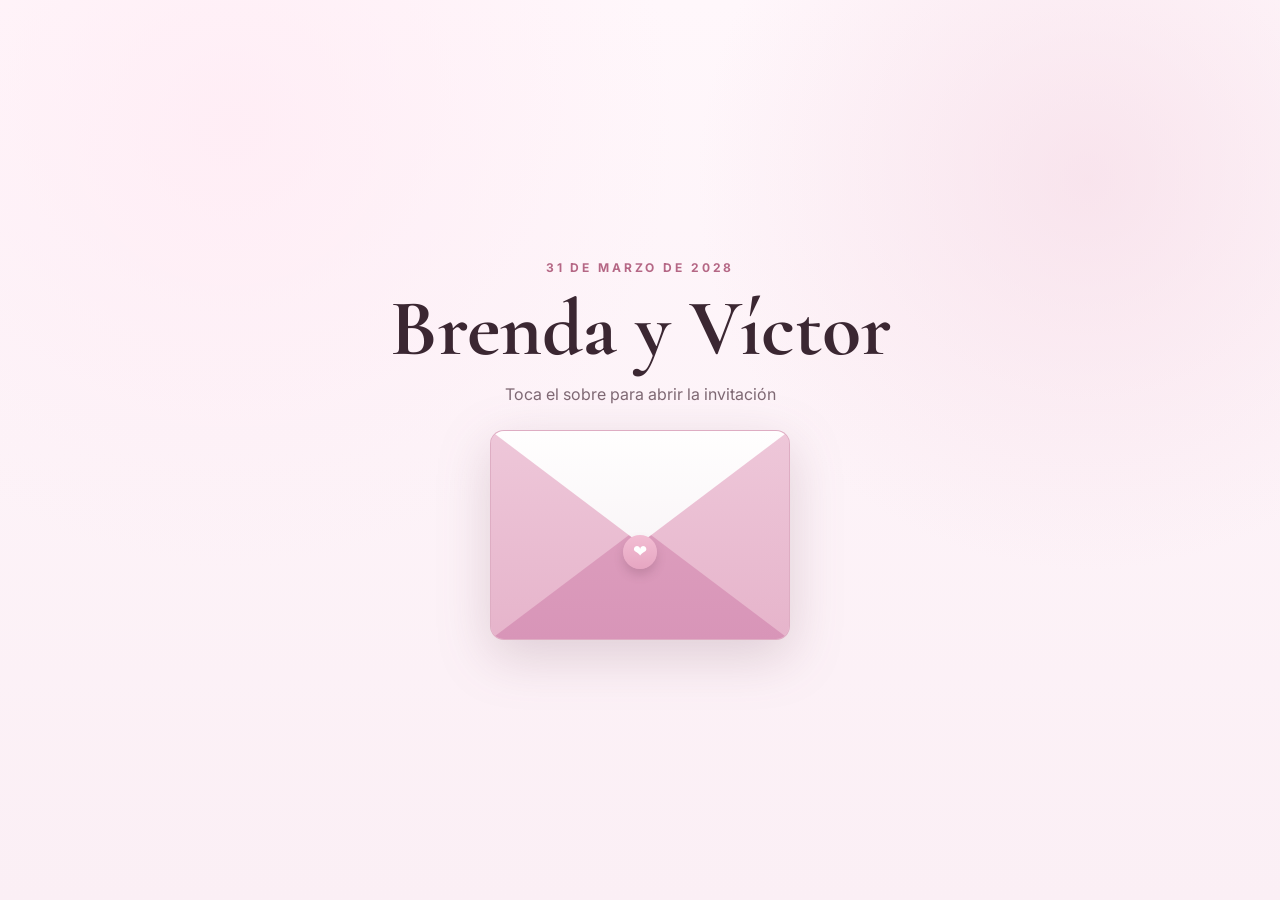
<file: index.html>
<!DOCTYPE html>
<html lang="es">
  <head>
    <meta charset="UTF-8" />
    <meta name="viewport" content="width=device-width, initial-scale=1.0" />
    <title>Brenda y Víctor | Invitación</title>
    <meta name="description" content="Abre el sobre para acceder a la invitación de boda de Brenda y Víctor." />
    <meta property="og:title" content="Brenda y Víctor | Invitación" />
    <meta property="og:description" content="Pulsa sobre el sobre para abrir la invitación." />
    <meta property="og:type" content="website" />
    <link rel="preconnect" href="https://fonts.googleapis.com" />
    <link rel="preconnect" href="https://fonts.gstatic.com" crossorigin />
    <link
      href="https://fonts.googleapis.com/css2?family=Cormorant+Garamond:wght@500;600;700&family=Inter:wght@400;500;600;700&display=swap"
      rel="stylesheet"
      media="print"
      onload="this.media='all'"
    />
    <noscript>
      <link
        href="https://fonts.googleapis.com/css2?family=Cormorant+Garamond:wght@500;600;700&family=Inter:wght@400;500;600;700&display=swap"
        rel="stylesheet"
      />
    </noscript>
    <link rel="stylesheet" href="landing.css?v=6" />
    <link rel="prefetch" href="boda.html" as="document" />
    <link rel="prefetch" href="styles.css?v=6" as="style" />
    <link rel="prefetch" href="images.jpg" as="image" />
  </head>
  <body>
    <main class="landing" id="contenido">
      <div class="falling" aria-hidden="true"></div>
      <p class="landing__eyebrow">31 de marzo de 2028</p>
      <h1>Brenda y Víctor</h1>
      <p class="landing__intro">Toca el sobre para abrir la invitación</p>

      <button class="envelope" id="open-invitation" type="button" aria-label="Abrir invitación">
        <span class="envelope__left" aria-hidden="true"></span>
        <span class="envelope__right" aria-hidden="true"></span>
        <span class="envelope__bottom" aria-hidden="true"></span>
        <span class="envelope__flap" aria-hidden="true"></span>
        <span class="envelope__seal" aria-hidden="true">❤</span>
      </button>
    </main>

    <script src="landing.js?v=6" defer></script>
  </body>
</html>
</file>
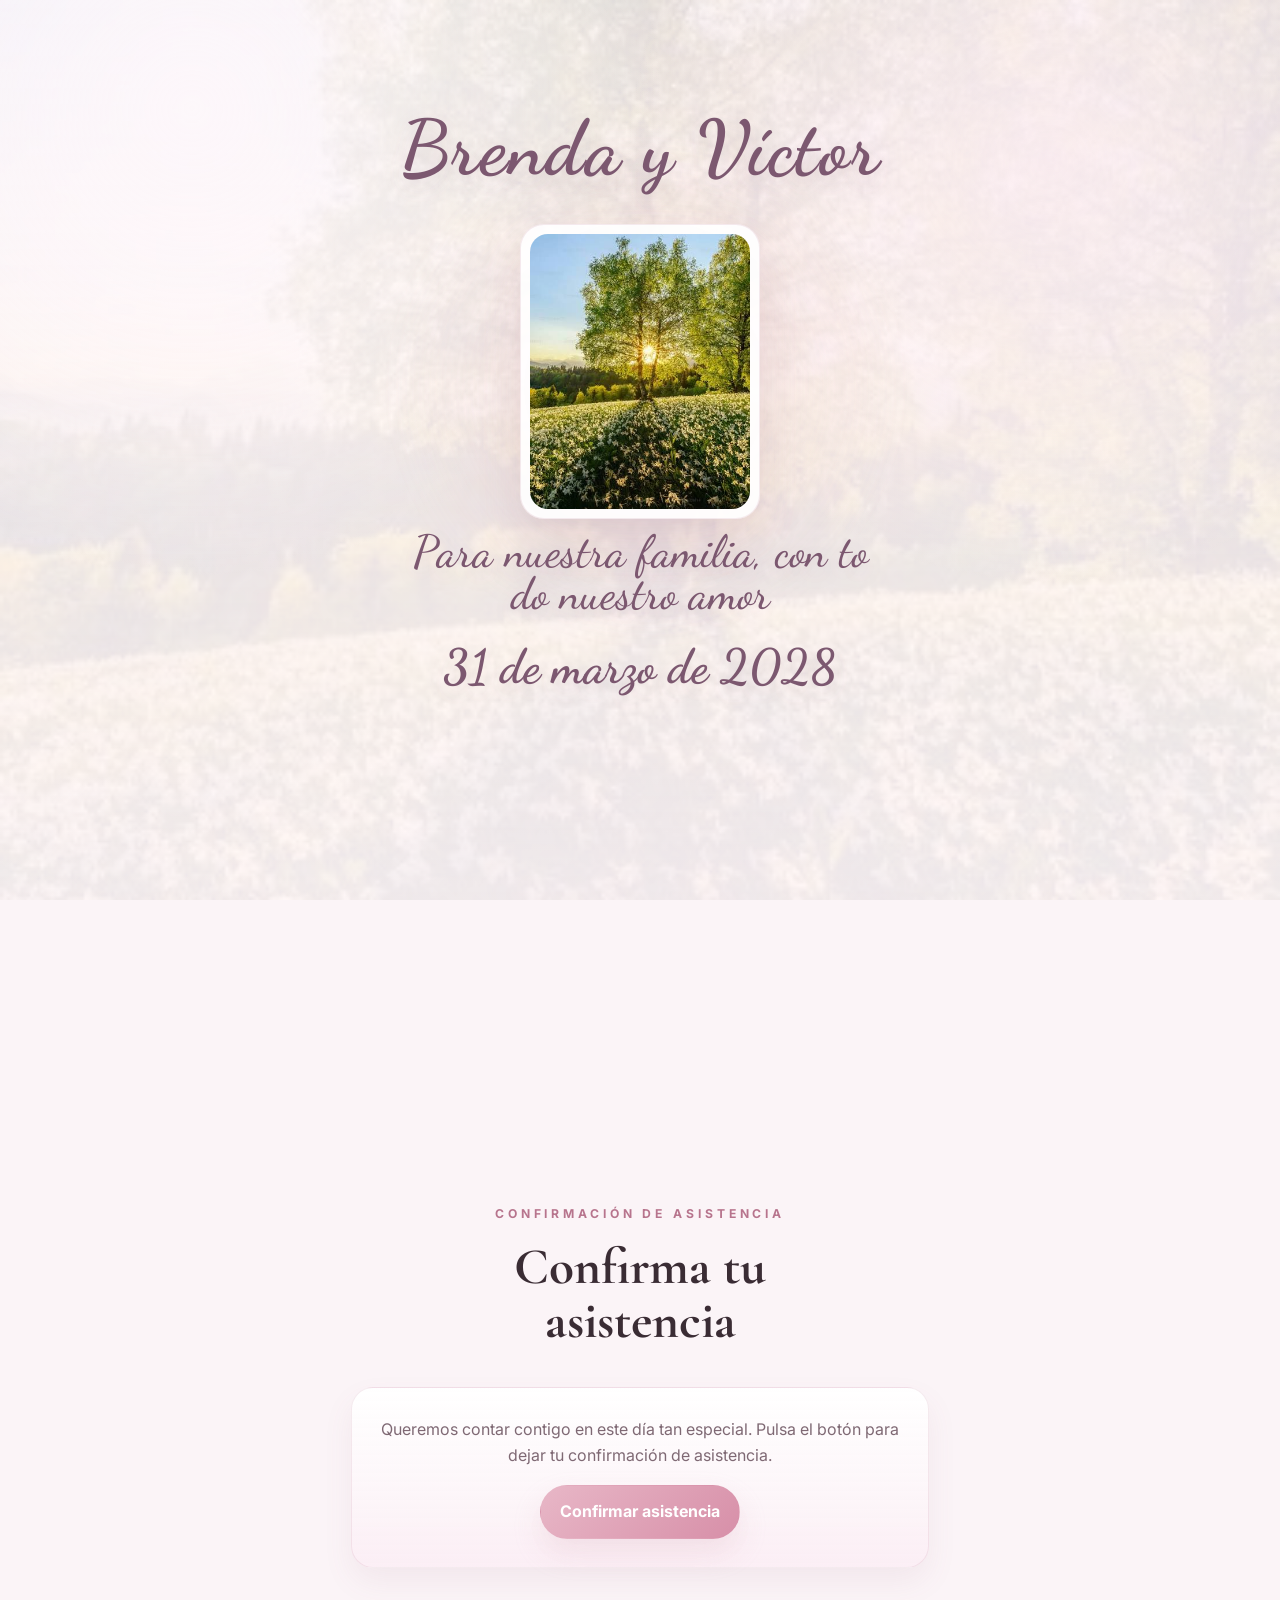
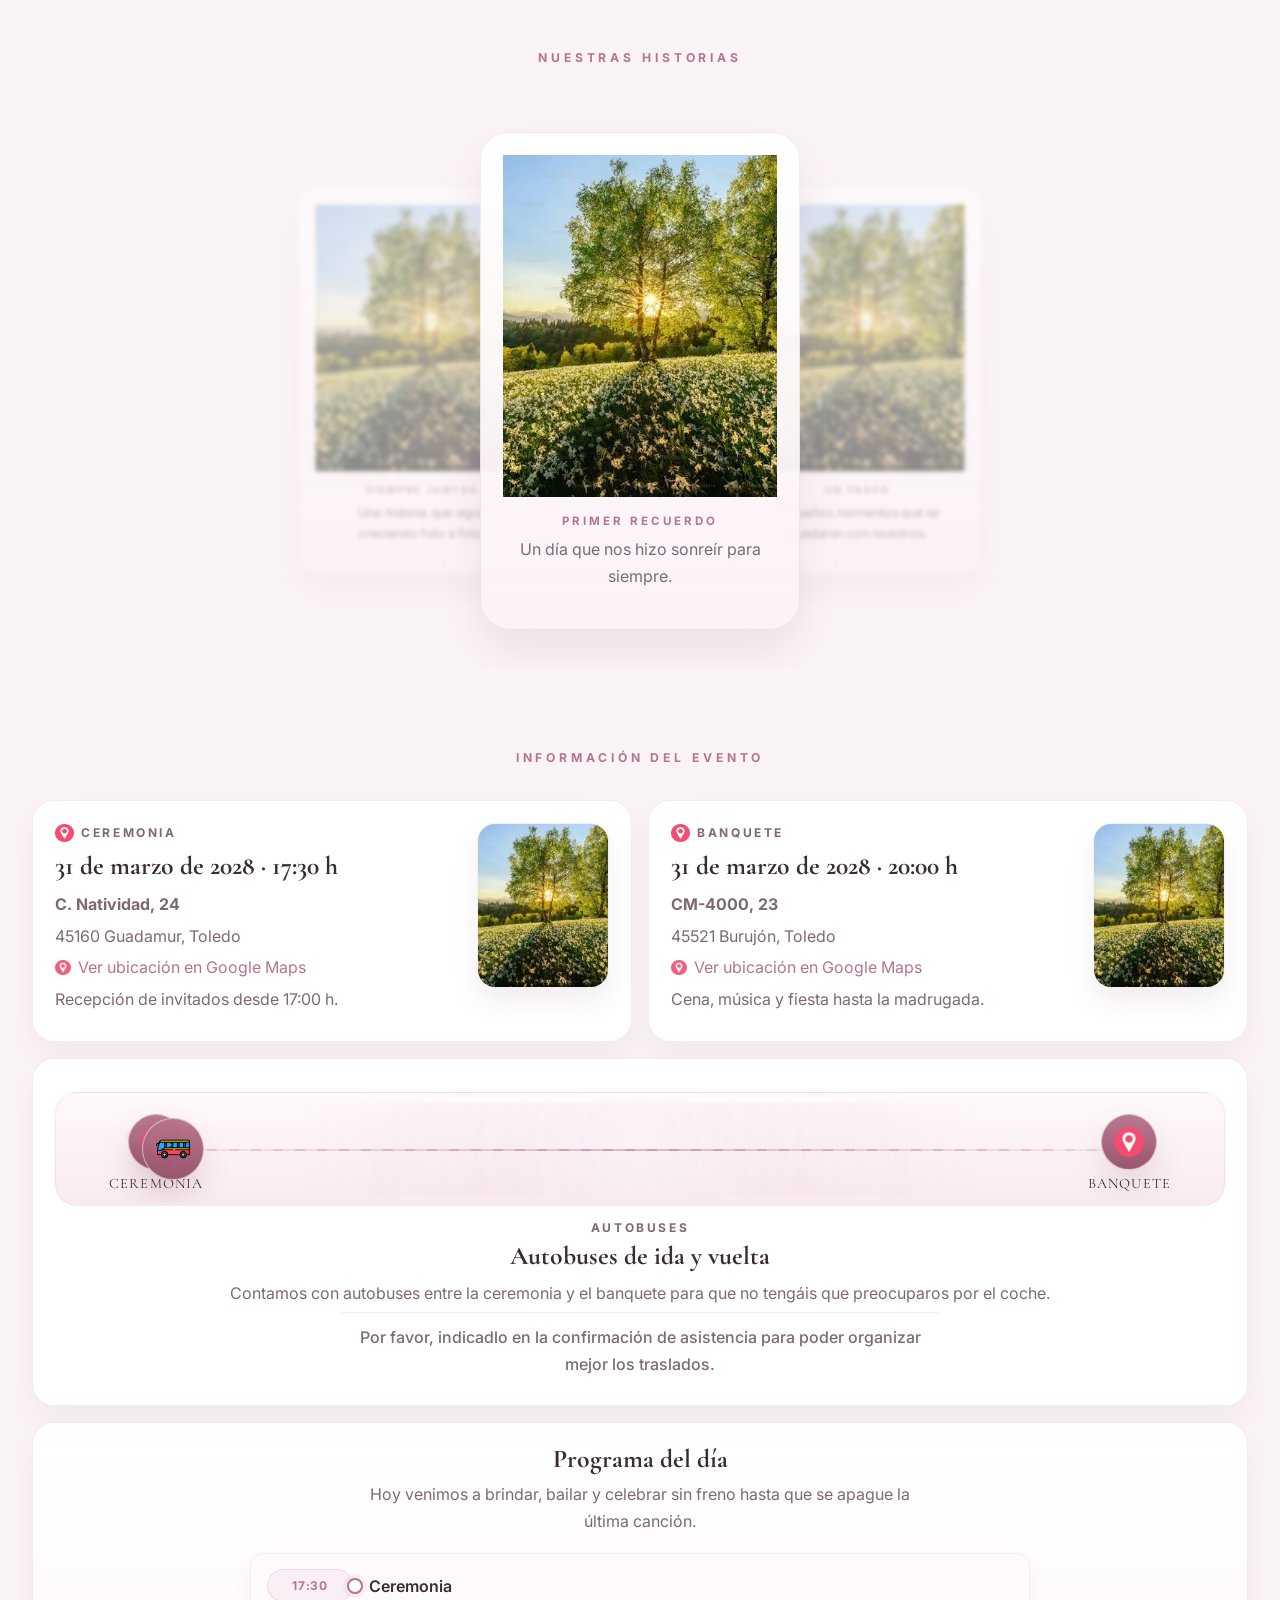
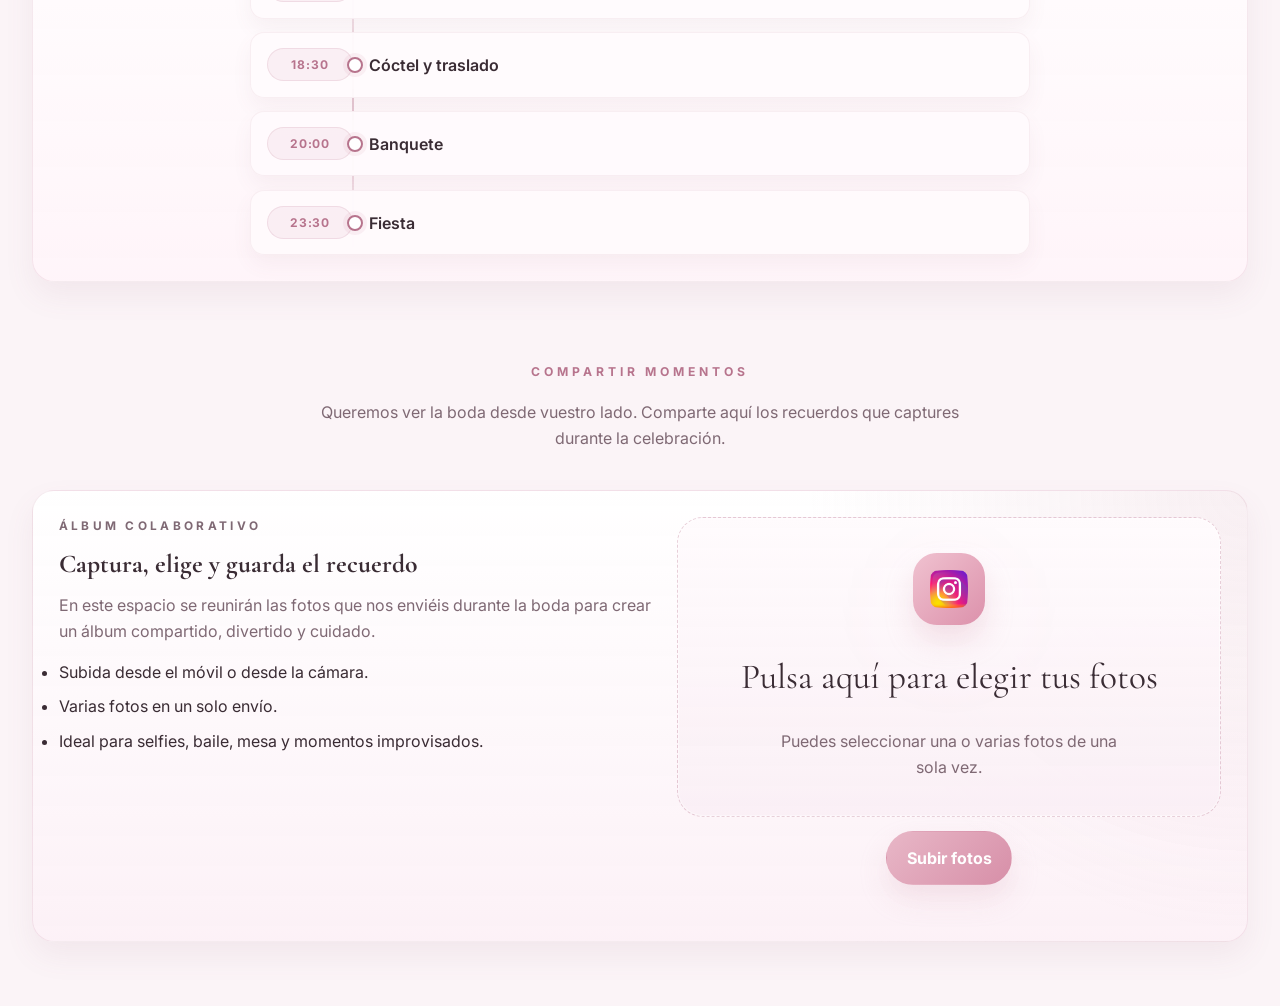
<file: boda.html>
<!DOCTYPE html>
<html lang="es">
  <head>
    <meta charset="UTF-8" />
    <meta name="viewport" content="width=device-width, initial-scale=1.0" />
    <title>Brenda y Víctor | Boda elegante</title>
    <meta
      name="description"
      content="Portal de boda elegante con información del evento."
    />
    <meta name="theme-color" content="#7b8a58" />
    <meta property="og:title" content="Brenda y Víctor | Boda elegante" />
    <meta
      property="og:description"
      content="Una invitación digital sofisticada con detalles del evento."
    />
    <meta property="og:type" content="website" />
    <link rel="preconnect" href="https://fonts.googleapis.com" />
    <link rel="preconnect" href="https://fonts.gstatic.com" crossorigin />
    <link rel="preload" as="image" href="images.jpg" fetchpriority="high" />
    <link
      href="https://fonts.googleapis.com/css2?family=Cormorant+Garamond:wght@500;600;700&family=Dancing+Script:wght@400;500;700&family=Inter:wght@400;500;600;700&display=swap"
      rel="stylesheet"
      media="print"
      onload="this.media='all'"
    />
    <noscript>
      <link
        href="https://fonts.googleapis.com/css2?family=Cormorant+Garamond:wght@500;600;700&family=Dancing+Script:wght@400;500;700&family=Inter:wght@400;500;600;700&display=swap"
        rel="stylesheet"
      />
    </noscript>
    <link rel="stylesheet" href="styles.css?v=6" />
  </head>
  <body class="boda-page">
    <div class="falling" aria-hidden="true"></div>
    <div class="page-reveal" aria-hidden="true"></div>

    <div class="page-shell">
      <section class="hero hero--compact" id="inicio">
        <div class="hero__glow"></div>
        <div class="hero__intro" aria-label="Presentación de la boda">
          <p class="hero__intro-line hero__intro-line--names">Brenda y Víctor</p>
          <figure class="hero__intro-photo">
            <img src="images.jpg" alt="Fotografía representativa de la pareja" decoding="async" fetchpriority="high" />
          </figure>
          <p class="hero__intro-line hero__intro-line--phrase">Para nuestra familia, con todo nuestro amor</p>
          <p class="hero__intro-line hero__intro-line--date">31 de marzo de 2028</p>
        </div>
        <div class="hero__content">
          <p class="eyebrow">Nos casamos</p>
          <p class="hero__date">31 de marzo de 2028 · Hacienda El Olivar</p>
          <div class="countdown" id="countdown" aria-live="polite"></div>
        </div>
      </section>

      <main id="contenido">
        <section class="section section--rsvp" id="confirmacion">
          <div class="section__heading">
            <p class="eyebrow">Confirmación de asistencia</p>
            <h2>Confirma tu asistencia</h2>
          </div>

          <div class="card rsvp-card">
            <p>Queremos contar contigo en este día tan especial. Pulsa el botón para dejar tu confirmación de asistencia.</p>
            <a class="button button--primary" href="rsvp.html" id="rsvp-link">Confirmar asistencia</a>
          </div>
        </section>

        <section class="section section--stories" id="historias">
          <div class="section__heading">
            <p class="eyebrow">Nuestras historias</p>
          </div>

          <div class="story-carousel" aria-label="Carrusel de historias en foto">
            <div class="story-carousel__track" data-story-track>
              <article class="story-card story-carousel__item is-active">
                <img src="images.jpg" alt="Historia fotográfica de la pareja 1" loading="lazy" decoding="async" />
                <div class="story-card__caption">
                  <span>Primer recuerdo</span>
                  <p>Un día que nos hizo sonreír para siempre.</p>
                </div>
              </article>

              <article class="story-card story-carousel__item">
                <img src="images.jpg" alt="Historia fotográfica de la pareja 2" loading="lazy" decoding="async" />
                <div class="story-card__caption">
                  <span>Un paseo</span>
                  <p>Pequeños momentos que se quedaron con nosotros.</p>
                </div>
              </article>

              <article class="story-card story-carousel__item">
                <img src="images.jpg" alt="Historia fotográfica de la pareja 3" loading="lazy" decoding="async" />
                <div class="story-card__caption">
                  <span>Una tarde especial</span>
                  <p>Instantes sencillos que lo cambian todo.</p>
                </div>
              </article>

              <article class="story-card story-carousel__item">
                <img src="images.jpg" alt="Historia fotográfica de la pareja 4" loading="lazy" decoding="async" />
                <div class="story-card__caption">
                  <span>Con familia</span>
                  <p>Recuerdos que nos unen y nos acompañan.</p>
                </div>
              </article>

              <article class="story-card story-carousel__item">
                <img src="images.jpg" alt="Historia fotográfica de la pareja 5" loading="lazy" decoding="async" />
                <div class="story-card__caption">
                  <span>Siempre juntos</span>
                  <p>Una historia que sigue creciendo foto a foto.</p>
                </div>
              </article>
            </div>
          </div>
        </section>

        <section class="section" id="evento">
          <div class="section__heading">
            <p class="eyebrow">Información del evento</p>
          </div>

          <div class="event-grid">
            <article class="card event-card">
              <img class="event-card__image" src="images.jpg" alt="Imagen provisional de la ceremonia" loading="lazy" decoding="async" />
              <p class="event-card__label">
                <img class="event-card__label-icon" src="Iconos/pasador-de-ubicacion.png" alt="" aria-hidden="true" />
                Ceremonia
              </p>
              <h3>31 de marzo de 2028 · 17:30 h</h3>
              <p><strong>C. Natividad, 24</strong></p>
              <p>45160 Guadamur, Toledo</p>
              <p>
                <img class="event-card__inline-icon" src="Iconos/pasador-de-ubicacion.png" alt="" aria-hidden="true" />
                <a href="https://www.google.com/maps/place//data=!4m2!3m1!1s0xd6a73005f28ddb7:0x6d152ac13e56728e?sa=X&ved=1t:8290&ictx=111" target="_blank" rel="noreferrer">
                  Ver ubicación en Google Maps
                </a>
              </p>
              <p>Recepción de invitados desde 17:00 h.</p>
            </article>

            <article class="card event-card">
              <img class="event-card__image" src="images.jpg" alt="Imagen provisional del banquete" loading="lazy" decoding="async" />
              <p class="event-card__label">
                <img class="event-card__label-icon" src="Iconos/pasador-de-ubicacion.png" alt="" aria-hidden="true" />
                Banquete
              </p>
              <h3>31 de marzo de 2028 · 20:00 h</h3>
              <p><strong>CM-4000, 23</strong></p>
              <p>45521 Burujón, Toledo</p>
              <p>
                <img class="event-card__inline-icon" src="Iconos/pasador-de-ubicacion.png" alt="" aria-hidden="true" />
                <a href="https://www.google.com/maps/place//data=!4m2!3m1!1s0xd41d61e6127016b:0x22a11fbab74259f6?sa=X&ved=1t:8290&ictx=111" target="_blank" rel="noreferrer">
                  Ver ubicación en Google Maps
                </a>
              </p>
              <p>Cena, música y fiesta hasta la madrugada.</p>
            </article>

            <article class="card event-card event-card--shuttle">
              <div class="shuttle-visual shuttle-visual--compact" aria-hidden="true">
                <div class="shuttle-visual__node shuttle-visual__node--start">
                  <span class="shuttle-visual__badge shuttle-visual__badge--start">
                    <img src="Iconos/pasador-de-ubicacion.png" alt="" />
                  </span>
                  <span class="shuttle-visual__node-label">Ceremonia</span>
                </div>

                <div class="shuttle-visual__route"></div>

                <div class="shuttle-visual__bus shuttle-visual__bus--floating shuttle-visual__bus--forward" role="presentation">
                  <span class="shuttle-visual__badge shuttle-visual__badge--bus">
                    <img src="Iconos/autobus-escolar.png" alt="" loading="lazy" decoding="async" />
                  </span>
                </div>

                <div class="shuttle-visual__node shuttle-visual__node--end">
                  <span class="shuttle-visual__badge shuttle-visual__badge--end">
                    <img src="Iconos/pasador-de-ubicacion.png" alt="" />
                  </span>
                  <span class="shuttle-visual__node-label">Banquete</span>
                </div>
              </div>

              <p class="event-card__label">Autobuses</p>
              <h3>Autobuses de ida y vuelta</h3>
              <p>Contamos con autobuses entre la ceremonia y el banquete para que no tengáis que preocuparos por el coche.</p>
              <p class="event-card__note">Por favor, indicadlo en la confirmación de asistencia para poder organizar mejor los traslados.</p>
            </article>
          </div>

          <div class="event-layout">
            <div class="card schedule-card">
              <h3>Programa del día</h3>
              <p class="schedule-intro">Hoy venimos a brindar, bailar y celebrar sin freno hasta que se apague la última canción.</p>
              <div class="schedule-list">
                <div class="schedule-list__item"><span>17:30</span><p>Ceremonia</p></div>
                <div class="schedule-list__item"><span>18:30</span><p>Cóctel y traslado</p></div>
                <div class="schedule-list__item"><span>20:00</span><p>Banquete</p></div>
                <div class="schedule-list__item"><span>23:30</span><p>Fiesta</p></div>
              </div>
            </div>
          </div>
        </section>

        <section class="section section--share" id="compartir-momentos">
          <div class="section__heading">
            <p class="eyebrow">Compartir momentos</p>
            <p class="share-intro">
              Queremos ver la boda desde vuestro lado. Comparte aquí los recuerdos que captures durante la celebración.
            </p>
          </div>

          <div class="card share-card">
            <div class="share-card__copy">
              <p class="share-card__eyebrow">Álbum colaborativo</p>
              <h3>Captura, elige y guarda el recuerdo</h3>
              <p>
                En este espacio se reunirán las fotos que nos enviéis durante la boda para crear un álbum compartido,
                divertido y cuidado.
              </p>

              <ul class="share-card__list">
                <li>Subida desde el móvil o desde la cámara.</li>
                <li>Varias fotos en un solo envío.</li>
                <li>Ideal para selfies, baile, mesa y momentos improvisados.</li>
              </ul>
            </div>

            <form class="share-upload" data-upload-form novalidate>
              <label class="share-dropzone">
                <input class="share-dropzone__input" type="file" name="photos" accept="image/*" multiple required />
                <span class="share-dropzone__icon" aria-hidden="true">
                  <img src="Iconos/instagram.png" alt="" loading="lazy" decoding="async" width="28" height="28" />
                </span>
                <figure class="share-dropzone__preview" data-upload-preview hidden>
                  <img src="" alt="Previsualización de la foto seleccionada" data-upload-preview-image />
                </figure>
                <span class="share-dropzone__title">Pulsa aquí para elegir tus fotos</span>
                <span class="share-dropzone__copy" data-upload-summary>Puedes seleccionar una o varias fotos de una sola vez.</span>
              </label>

              <div class="share-upload__actions">
                <button class="button button--primary" type="submit" data-upload-button>Subir fotos</button>
                <p class="share-upload__status" data-upload-status></p>
              </div>

              <div class="upload-result" data-upload-progress hidden aria-live="polite">
                <div class="upload-result__icon">
                  <img class="upload-result__spinner" src="Iconos/esperar.png" alt="" onerror="this.remove()" />
                </div>
                <p class="upload-result__title" data-upload-progress-title>Espere, se están cargando sus fotos</p>
                <p class="upload-result__message" data-upload-progress-message>No cierres esta ventana.</p>
              </div>
            </form>
          </div>
        </section>

      </main>
    </div>

    <script src="site-config.js?v=6"></script>
    <script>
      (function () {
        const link = document.getElementById('rsvp-link');
        if (!link) {
          return;
        }

        const googleFormUrl = String(window.WEDDING_RSVP_FORM_URL || '').trim();
        if (!googleFormUrl) {
          return;
        }

        link.href = googleFormUrl;
      })();
    </script>
    <script src="script.js?v=6" defer></script>
  </body>
</html>
</file>
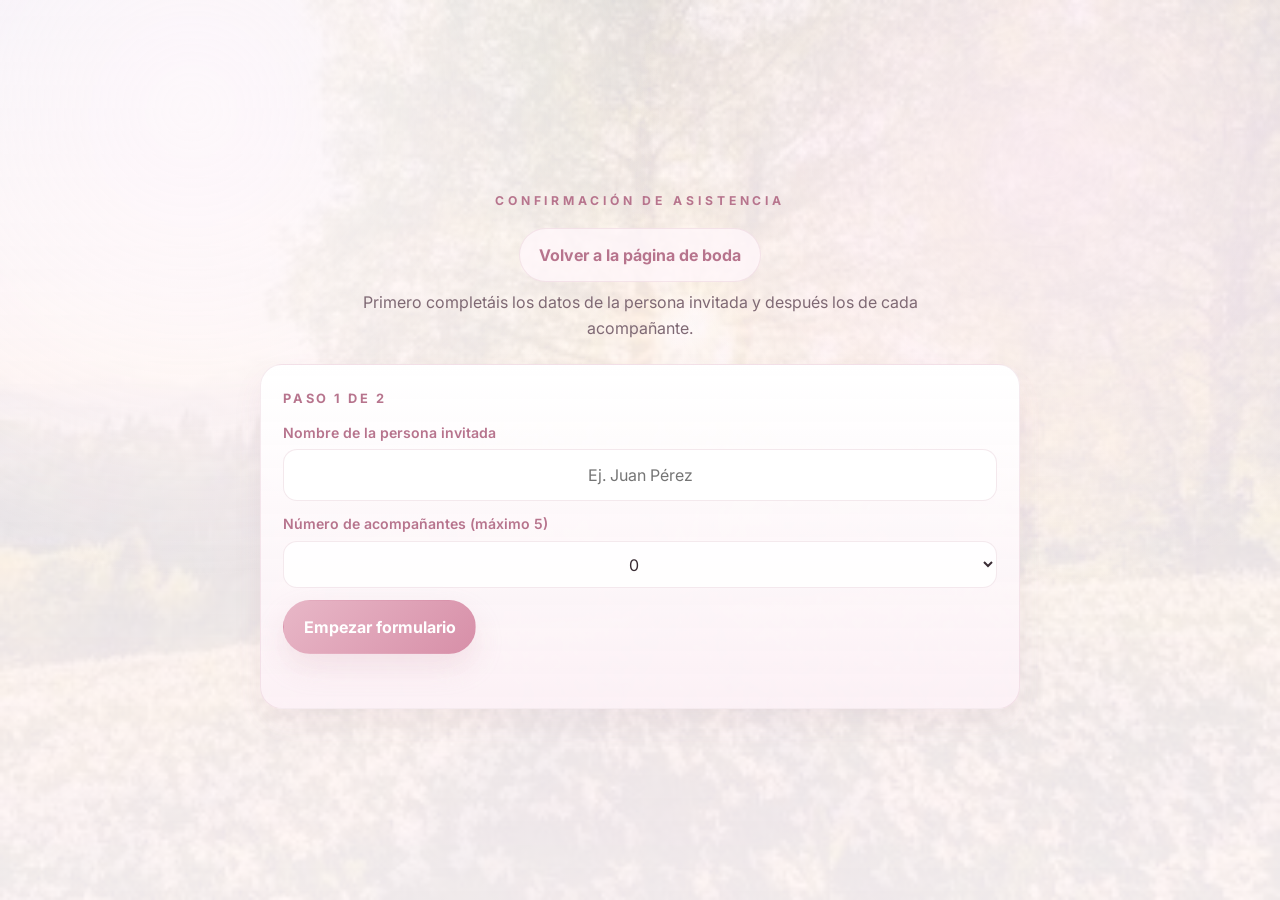
<file: rsvp.html>
<!DOCTYPE html>
<html lang="es">
  <head>
    <meta charset="UTF-8" />
    <meta name="viewport" content="width=device-width, initial-scale=1.0" />
    <title>Confirmación | Brenda y Víctor</title>
    <meta name="description" content="Formulario de confirmación de asistencia paso a paso." />
    <link rel="preconnect" href="https://fonts.googleapis.com" />
    <link rel="preconnect" href="https://fonts.gstatic.com" crossorigin />
    <link
      href="https://fonts.googleapis.com/css2?family=Cormorant+Garamond:wght@500;600;700&family=Dancing+Script:wght@400;500;700&family=Inter:wght@400;500;600;700&display=swap"
      rel="stylesheet"
      media="print"
      onload="this.media='all'"
    />
    <noscript>
      <link
        href="https://fonts.googleapis.com/css2?family=Cormorant+Garamond:wght@500;600;700&family=Dancing+Script:wght@400;500;700&family=Inter:wght@400;500;600;700&display=swap"
        rel="stylesheet"
      />
    </noscript>
    <link rel="stylesheet" href="styles.css?v=6" />
  </head>
  <body class="boda-page is-visible rsvp-page">
    <div class="page-shell">
      <main id="contenido" class="rsvp-wizard-main">
        <section class="section section--rsvp-wizard">
          <div class="section__heading">
            <p class="eyebrow">Confirmación de asistencia</p>
            <div class="inline-actions">
              <a class="button button--ghost" href="boda.html#confirmacion">Volver a la página de boda</a>
            </div>
            <p class="share-intro">Primero completáis los datos de la persona invitada y después los de cada acompañante.</p>
          </div>

          <article class="card rsvp-wizard" data-rsvp-wizard>
            <div class="rsvp-wizard__progress" data-wizard-progress>
              Paso 1 de 2
            </div>

            <form class="rsvp-wizard__setup" data-setup-form>
              <label class="field">
                <span>Nombre de la persona invitada</span>
                <input type="text" name="primaryName" placeholder="Ej. Juan Pérez" required />
              </label>

              <label class="field">
                <span>Número de acompañantes (máximo 5)</span>
                <select name="companions" required>
                  <option value="0">0</option>
                  <option value="1">1</option>
                  <option value="2">2</option>
                  <option value="3">3</option>
                  <option value="4">4</option>
                  <option value="5">5</option>
                </select>
              </label>

              <div class="inline-actions">
                <button class="button button--primary" type="submit">Empezar formulario</button>
              </div>
            </form>

            <form class="rsvp-wizard__person" data-person-form hidden novalidate>
              <h3 class="rsvp-wizard__person-title" data-person-title>Persona 1</h3>

              <div class="rsvp-wizard__question-progress" data-question-progress></div>

              <div class="rsvp-step" data-step="name">
                <label class="field">
                  <span>Nombre</span>
                  <input type="text" name="name" required />
                </label>
              </div>

              <div class="rsvp-step" data-step="age">
                <label class="field">
                  <span>Edad</span>
                  <input type="number" name="age" min="0" max="120" required />
                </label>
              </div>

              <div class="rsvp-step" data-step="attendance">
                <fieldset class="rsvp-choice">
                  <legend>¿Asistirá?</legend>
                  <label class="rsvp-choice__option">
                    <input type="radio" name="attendance" value="si" required />
                    <span>Si 😊</span>
                  </label>
                  <label class="rsvp-choice__option">
                    <input type="radio" name="attendance" value="no" required />
                    <span>No 😢</span>
                  </label>
                </fieldset>
              </div>

              <div class="rsvp-step" data-step="bus">
                <fieldset class="rsvp-choice">
                  <legend>¿Necesita autobús?</legend>
                  <label class="rsvp-choice__option">
                    <input type="radio" name="bus" value="si" required />
                    <span>Si</span>
                  </label>
                  <label class="rsvp-choice__option">
                    <input type="radio" name="bus" value="no" required />
                    <span>No</span>
                  </label>
                </fieldset>
              </div>

              <div class="rsvp-step" data-step="childMenu" hidden>
                <fieldset class="rsvp-choice">
                  <legend>¿Quieres menu infantil?</legend>
                  <label class="rsvp-choice__option">
                    <input type="radio" name="childMenu" value="si" />
                    <span>Si</span>
                  </label>
                  <label class="rsvp-choice__option">
                    <input type="radio" name="childMenu" value="no" />
                    <span>No</span>
                  </label>
                </fieldset>
              </div>

              <div class="rsvp-step" data-step="menu">
                <fieldset class="rsvp-choice">
                  <legend>Preferencia de plato</legend>
                  <label class="rsvp-choice__option">
                    <input type="radio" name="menu" value="carne" required />
                    <span>Carne</span>
                  </label>
                  <label class="rsvp-choice__option">
                    <input type="radio" name="menu" value="pescado" required />
                    <span>Pescado</span>
                  </label>
                </fieldset>
              </div>

              <div class="rsvp-step" data-step="allergies">
                <label class="field">
                  <span>Alergias o intolerancias (opcional)</span>
                  <textarea name="allergies" rows="3" placeholder="Puedes dejarlo vacío"></textarea>
                </label>
              </div>

              <div class="rsvp-step" data-step="message">
                <label class="field">
                  <span>Mensaje para los novios</span>
                  <textarea name="message" rows="3" placeholder="Escribe un mensaje bonito"></textarea>
                </label>
              </div>

              <div class="inline-actions rsvp-wizard__actions">
                <button class="button button--ghost" type="button" data-person-prev>Pregunta anterior</button>
                <button class="button button--primary" type="submit" data-person-next>Siguiente pregunta</button>
              </div>
            </form>

            <section class="rsvp-wizard__done" data-done-panel hidden>
              <div class="rsvp-result" data-result-state="success" aria-live="polite">
                <div class="rsvp-result__icon" data-result-icon>
                  <span data-result-icon-text>✓</span>
                  <img class="rsvp-result__spinner" src="Iconos/esperar.png" alt="" data-result-spinner hidden onerror="this.remove()" />
                </div>
                <h3 data-result-title>Confirmación enviada</h3>
                <p data-result-message>Tu respuesta se ha guardado correctamente.</p>
                <a class="button button--primary" href="boda.html#confirmacion" data-result-link>Ir a la página de boda</a>
              </div>
            </section>

            <p class="share-upload__status" data-rsvp-status></p>
          </article>
        </section>
      </main>
    </div>

    <script src="site-config.js?v=6"></script>
    <script src="rsvp.js?v=6" defer></script>
  </body>
</html>
</file>
<file: landing.css>
:root {
  --paper: #fef9fb;
  --ink: #3b2732;
  --rose: #d38aa7;
  --rose-dark: #b56785;
  --shadow: 0 18px 42px rgba(123, 76, 95, 0.22);
  --jewel-black: #171317;
  --jewel-black-soft: #282127;
  --jewel-gold: #f5d574;
  --jewel-gold-deep: #c89b2f;
  --jewel-velvet: #f5eee2;
}

* {
  box-sizing: border-box;
}

body {
  margin: 0;
  min-height: 100vh;
  font-family: 'Inter', sans-serif;
  color: var(--ink);
  background:
    radial-gradient(circle at 18% 14%, rgba(255, 235, 244, 0.78), transparent 34%),
    radial-gradient(circle at 85% 20%, rgba(245, 217, 229, 0.62), transparent 30%),
    linear-gradient(180deg, #fff7fb 0%, #fbeff5 100%);
}

.landing {
  min-height: 100vh;
  display: grid;
  justify-items: center;
  align-content: center;
  gap: 0.9rem;
  padding: 1.5rem;
  text-align: center;
  position: relative;
  overflow: hidden;
}

.falling {
  position: absolute;
  inset: -10% 0 0 0;
  pointer-events: none;
  z-index: 0;
}

.fall-item {
  position: absolute;
  top: -12%;
  left: 0;
  opacity: var(--item-opacity, 0.8);
  animation:
    fall var(--fall-duration, 12s) linear var(--fall-delay, 0s) infinite,
    sway var(--sway-duration, 5.8s) ease-in-out var(--fall-delay, 0s) infinite;
  will-change: transform;
}

.fall-item--leaf {
  width: var(--item-size, 14px);
  height: calc(var(--item-size, 14px) * 0.62);
  border-radius: 90% 0 90% 0;
  background: linear-gradient(140deg, #cfb18b 0%, #b69773 100%);
  box-shadow: inset 0 0 0 1px rgba(120, 96, 70, 0.12);
}

.fall-item--blossom {
  width: var(--item-size, 16px);
  height: var(--item-size, 16px);
  border-radius: 50%;
  background:
    radial-gradient(circle at 50% 14%, rgba(246, 203, 220, 0.95) 0 24%, transparent 25%),
    radial-gradient(circle at 22% 40%, rgba(247, 210, 225, 0.95) 0 24%, transparent 25%),
    radial-gradient(circle at 78% 40%, rgba(247, 210, 225, 0.95) 0 24%, transparent 25%),
    radial-gradient(circle at 34% 80%, rgba(244, 197, 217, 0.95) 0 24%, transparent 25%),
    radial-gradient(circle at 66% 80%, rgba(244, 197, 217, 0.95) 0 24%, transparent 25%),
    radial-gradient(circle at center, #f4d79b 0 13%, transparent 14%);
  filter: drop-shadow(0 2px 2px rgba(120, 84, 100, 0.14));
}

.landing__eyebrow,
h1,
.landing__intro,
.envelope {
  position: relative;
  z-index: 1;
}

.landing::after {
  content: '';
  position: absolute;
  inset: 0;
  background: radial-gradient(circle at center, rgba(255, 255, 255, 0.34), rgba(255, 255, 255, 0.86));
  opacity: 0;
  pointer-events: none;
}

.landing::before {
  content: '';
  position: absolute;
  inset: 0;
  background: radial-gradient(circle at center, rgba(27, 12, 20, 0.04), rgba(27, 12, 20, 0.52));
  opacity: 0;
  pointer-events: none;
}

.landing__eyebrow {
  margin: 0;
  text-transform: uppercase;
  letter-spacing: 0.24em;
  font-size: 0.75rem;
  font-weight: 700;
  color: var(--rose-dark);
}

h1 {
  margin: 0;
  font-family: 'Cormorant Garamond', serif;
  font-size: clamp(2.6rem, 8vw, 5rem);
  line-height: 1;
}

.landing__intro {
  margin: 0;
  color: #7f6974;
}

.envelope {
  margin-top: 0.75rem;
  width: min(78vw, 300px);
  aspect-ratio: 15 / 10.5;
  border: 1px solid rgba(189, 128, 154, 0.34);
  border-radius: 14px;
  background: #f0c4d8;
  padding: 0;
  position: relative;
  overflow: hidden;
  cursor: pointer;
  transition: transform 180ms ease;
  transform-origin: center center;
  filter: drop-shadow(0 16px 26px rgba(104, 62, 82, 0.2));
}

.envelope::after {
  content: '';
  position: absolute;
}

.envelope::after {
  left: 50%;
  bottom: -11%;
  transform: translateX(-50%);
  width: 76%;
  height: 12%;
  border-radius: 999px;
  background: rgba(97, 64, 81, 0.26);
  filter: blur(12px);
  z-index: 0;
}

.envelope:hover {
  transform: translateY(-4px);
}

.envelope__left,
.envelope__right,
.envelope__bottom,
.envelope__flap {
  position: absolute;
  inset: 0;
}

.envelope__left {
  clip-path: polygon(0 0, 56% 50%, 0 100%);
  background: linear-gradient(180deg, #eec7d9 0%, #e6b4cb 100%);
  z-index: 1;
}

.envelope__right {
  clip-path: polygon(100% 0, 44% 50%, 100% 100%);
  background: linear-gradient(180deg, #eec7d9 0%, #e6b4cb 100%);
  z-index: 1;
}

.envelope__bottom {
  clip-path: polygon(0 100%, 50% 46%, 100% 100%);
  background: linear-gradient(180deg, #e0a4c1 0%, #d895b8 100%);
  z-index: 2;
}

.envelope__flap {
  clip-path: polygon(0 0, 50% 54%, 100% 0);
  background: linear-gradient(180deg, #fffefe 0%, #f5eef2 100%);
  transform-origin: top;
  transition: transform 420ms cubic-bezier(0.2, 0.65, 0.2, 1);
  z-index: 3;
}

.envelope__seal {
  position: absolute;
  left: 50%;
  top: 58%;
  transform: translate(-50%, -50%);
  width: 34px;
  height: 34px;
  border-radius: 50%;
  display: grid;
  place-items: center;
  font-size: 17px;
  line-height: 1;
  color: #fff;
  background: linear-gradient(180deg, #f2bdd3 0%, #e6a6c2 100%);
  box-shadow: 0 6px 10px rgba(123, 76, 95, 0.24);
  z-index: 4;
}

.envelope.is-open .envelope__flap {
  transform: rotateX(180deg);
}

.envelope.is-open.is-launching {
  animation: envelope-launch 1380ms cubic-bezier(0.15, 0.82, 0.12, 1) 280ms forwards;
}

.landing.is-transitioning .landing__eyebrow,
.landing.is-transitioning h1,
.landing.is-transitioning .landing__intro {
  animation: text-fade 540ms ease forwards;
}

.landing.is-transitioning::before {
  animation: vignette-in 880ms ease 260ms forwards;
}

.landing.is-transitioning::after {
  animation: flash-in 820ms ease 940ms forwards;
}

@keyframes text-fade {
  to {
    opacity: 0;
    transform: translateY(-8px);
  }
}

@keyframes envelope-launch {
  0% {
    transform: translateY(0) scale(1);
    filter: blur(0);
    opacity: 1;
  }

  18% {
    transform: translateY(-14px) scale(1.12) rotate(-1.8deg);
    filter: blur(0);
  }

  48% {
    transform: translateY(-8px) scale(1.95) rotate(1.3deg);
    filter: blur(0.4px);
  }

  78% {
    transform: translateY(-2px) scale(3.55) rotate(-0.9deg);
    filter: blur(1.1px);
  }

  100% {
    transform: translateY(0) scale(8.6) rotate(0.2deg);
    filter: blur(2.8px);
    opacity: 0;
  }
}

@keyframes vignette-in {
  0% {
    opacity: 0;
  }

  100% {
    opacity: 1;
  }
}

@keyframes flash-in {
  0% {
    opacity: 0;
  }

  100% {
    opacity: 1;
  }
}

@keyframes fall {
  0% {
    transform: translate3d(var(--drift-start, 0px), -12vh, 0) rotate(var(--rot-start, 0deg));
  }

  100% {
    transform: translate3d(var(--drift-end, 20px), 122vh, 0) rotate(var(--rot-end, 260deg));
  }
}

@keyframes sway {
  0%,
  100% {
    margin-left: 0;
  }

  50% {
    margin-left: var(--sway-distance, 18px);
  }
}

@media (max-width: 540px) {
  .landing {
    gap: 0.75rem;
  }
}

@media (prefers-reduced-motion: reduce) {
  .falling {
    display: none;
  }

  .envelope,
  .envelope__flap,
  .landing__eyebrow,
  .landing h1,
  .landing__intro {
    animation: none !important;
    transition: none !important;
  }
}
</file>
<file: styles.css>
:root {
  --bg: #fff8fb;
  --bg-strong: #f8eaf0;
  --surface: rgba(255, 255, 255, 0.94);
  --surface-strong: #ffffff;
  --surface-soft: rgba(255, 246, 250, 0.7);
  --text: #3a2c34;
  --muted: #7f6974;
  --olive: #d7a1b4;
  --olive-dark: #b7748d;
  --gold: #d7a1b4;
  --gold-soft: rgba(215, 161, 180, 0.18);
  --border: rgba(183, 116, 141, 0.14);
  --shadow: 0 22px 60px rgba(141, 93, 110, 0.12);
  --shadow-soft: 0 14px 30px rgba(141, 93, 110, 0.08);
  --radius-xl: 30px;
  --radius-lg: 22px;
  --radius-md: 18px;
  --radius-sm: 14px;
}

* {
  box-sizing: border-box;
}

/* Las reglas con `display` explicito anulan el atributo hidden si no se fuerza. */
[hidden] {
  display: none !important;
}

html {
  scroll-behavior: smooth;
}

body {
  margin: 0;
  font-family: 'Inter', sans-serif;
  color: var(--text);
  line-height: 1.65;
  position: relative;
  min-height: 100vh;
  background: #fbf4f7;
}

body::before {
  content: '';
  position: fixed;
  inset: 0;
  background: url('images.jpg') center center / cover no-repeat;
  opacity: 0.3;
  filter: saturate(1.08) contrast(0.92) brightness(1.04);
  pointer-events: none;
  z-index: -2;
}

body::after {
  content: '';
  position: fixed;
  inset: 0;
  background:
    radial-gradient(circle at 15% 12%, rgba(255, 248, 251, 0.8), transparent 35%),
    radial-gradient(circle at 82% 18%, rgba(252, 236, 244, 0.72), transparent 33%),
    linear-gradient(180deg, rgba(255, 247, 251, 0.56), rgba(255, 247, 251, 0.78));
  pointer-events: none;
  z-index: -1;
}

.falling {
  position: fixed;
  inset: -10% 0 0 0;
  pointer-events: none;
  z-index: 0;
  contain: strict;
}

.fall-item {
  position: absolute;
  top: -12%;
  left: 0;
  opacity: var(--item-opacity, 0.8);
  animation:
    fall var(--fall-duration, 12s) linear var(--fall-delay, 0s) infinite,
    sway var(--sway-duration, 5.8s) ease-in-out var(--fall-delay, 0s) infinite;
  will-change: transform;
}

.fall-item--leaf {
  width: var(--item-size, 14px);
  height: calc(var(--item-size, 14px) * 0.62);
  border-radius: 90% 0 90% 0;
  background: linear-gradient(140deg, #cfb18b 0%, #b69773 100%);
  box-shadow: inset 0 0 0 1px rgba(120, 96, 70, 0.12);
}

.fall-item--blossom {
  width: var(--item-size, 16px);
  height: var(--item-size, 16px);
  border-radius: 50%;
  background:
    radial-gradient(circle at 50% 14%, rgba(246, 203, 220, 0.95) 0 24%, transparent 25%),
    radial-gradient(circle at 22% 40%, rgba(247, 210, 225, 0.95) 0 24%, transparent 25%),
    radial-gradient(circle at 78% 40%, rgba(247, 210, 225, 0.95) 0 24%, transparent 25%),
    radial-gradient(circle at 34% 80%, rgba(244, 197, 217, 0.95) 0 24%, transparent 25%),
    radial-gradient(circle at 66% 80%, rgba(244, 197, 217, 0.95) 0 24%, transparent 25%),
    radial-gradient(circle at center, #f4d79b 0 13%, transparent 14%);
}

img,
iframe {
  max-width: 100%;
}

img {
  display: block;
}

a {
  color: var(--olive-dark);
  text-decoration: none;
}

a:hover {
  color: var(--gold);
}

button,
input,
select,
textarea {
  font: inherit;
}

button {
  cursor: pointer;
}

:focus-visible {
  outline: 3px solid rgba(184, 148, 84, 0.32);
  outline-offset: 3px;
}

.skip-link {
  position: absolute;
  left: 1rem;
  top: -3rem;
  z-index: 1000;
  padding: 0.75rem 1rem;
  border-radius: 999px;
  background: var(--surface-strong);
  box-shadow: var(--shadow-soft);
}

.skip-link:focus {
  top: 1rem;
}

.page-shell {
  position: relative;
  z-index: 1;
}

body.boda-page .page-shell {
  opacity: 0;
  transform: translateY(18px) scale(0.992);
  filter: blur(4px);
  transition: opacity 760ms ease, transform 900ms cubic-bezier(0.2, 0.75, 0.2, 1), filter 860ms ease;
}

body.boda-page.is-visible .page-shell {
  opacity: 1;
  transform: translateY(0) scale(1);
  filter: blur(0);
}

body.boda-page .falling {
  z-index: 0;
}

body.boda-page .page-shell {
  position: relative;
  z-index: 1;
}

.page-reveal {
  position: fixed;
  inset: 0;
  z-index: 45;
  pointer-events: none;
  opacity: 0;
  background:
    radial-gradient(circle at 50% 42%, rgba(255, 255, 255, 0.92), rgba(255, 247, 251, 0.76) 42%, rgba(245, 224, 234, 0.58) 100%),
    linear-gradient(180deg, rgba(255, 247, 251, 0.9), rgba(255, 247, 251, 0.66));
  transition: opacity 900ms ease;
}

body.boda-page.is-visible .page-reveal {
  opacity: 0;
}

.topbar {
  position: sticky;
  top: 0;
  z-index: 20;
  display: grid;
  grid-template-columns: auto 1fr auto;
  gap: 1rem;
  align-items: center;
  padding: 1rem clamp(1rem, 3vw, 2rem);
  margin: 0 auto;
  max-width: 1400px;
  background: rgba(255, 250, 252, 0.94);
  backdrop-filter: blur(8px);
  border-bottom: 1px solid rgba(92, 82, 68, 0.08);
}

.brand {
  font-family: 'Cormorant Garamond', serif;
  font-size: 1.65rem;
  font-weight: 700;
  letter-spacing: 0.02em;
  color: var(--text);
}

.topnav {
  display: flex;
  justify-content: center;
  gap: 1rem;
  flex-wrap: wrap;
}

.topnav a {
  color: var(--muted);
  font-size: 0.95rem;
  font-weight: 500;
}

.topnav a:hover {
  color: var(--olive-dark);
}

.hero {
  display: grid;
  grid-template-columns: minmax(0, 1.15fr) minmax(290px, 0.85fr);
  gap: clamp(1.5rem, 4vw, 3rem);
  align-items: center;
  max-width: 1400px;
  margin: 1rem auto 0;
  padding: clamp(1.5rem, 4vw, 3rem);
  min-height: calc(100vh - 92px);
  position: relative;
}

.hero--compact {
  grid-template-columns: minmax(0, 1fr);
  max-width: 760px;
}

.hero__glow {
  position: absolute;
  inset: 10% 15% auto auto;
  width: min(45vw, 520px);
  aspect-ratio: 1;
  border-radius: 50%;
  background: radial-gradient(circle, rgba(215, 161, 180, 0.22), transparent 70%);
  filter: blur(10px);
  pointer-events: none;
}

.hero__intro {
  position: relative;
  display: grid;
  place-items: center;
  gap: 0.7rem;
  padding: clamp(0.9rem, 2.4vw, 1.4rem);
  margin-bottom: 1rem;
  text-align: center;
  pointer-events: none;
}

.hero__intro-line {
  margin: 0;
  font-family: 'Dancing Script', cursive;
  color: #7c5870;
  text-shadow: 0 8px 24px rgba(123, 76, 95, 0.14);
  opacity: 1;
  transform: none;
  display: inline-flex;
  flex-wrap: wrap;
  justify-content: center;
  align-items: baseline;
  gap: 0;
}

.hero__intro-char {
  display: inline-block;
  opacity: 0;
  transform: translateY(10px) rotate(-1deg) scale(0.98);
  filter: blur(2px);
  animation: handwriting-char 0.16s ease forwards;
  animation-delay: calc(var(--line-start, 0s) + (var(--char-index, 0) * var(--char-step, 0.07s)));
}

.hero__intro-line--names {
  font-size: clamp(2.35rem, 6vw, 5rem);
  font-weight: 700;
  letter-spacing: 0.02em;
  white-space: nowrap;
  flex-wrap: nowrap;
}

.hero__intro-photo {
  width: min(56vw, 240px);
  margin: 0;
  padding: 0.55rem;
  border-radius: 24px;
  background: rgba(255, 255, 255, 0.9);
  border: 1px solid rgba(183, 116, 141, 0.14);
  box-shadow: 0 22px 44px rgba(141, 93, 110, 0.16);
  opacity: 0;
  transform: scale(0.72) translateY(18px);
  animation: photo-pop 1.05s cubic-bezier(0.18, 0.82, 0.2, 1) forwards;
  animation-delay: var(--photo-delay, 1.55s);
}

.hero__intro-photo img {
  width: 100%;
  aspect-ratio: 4 / 5;
  object-fit: cover;
  border-radius: 18px;
}

.hero__intro-line--phrase {
  max-width: 16ch;
  font-size: clamp(1.7rem, 4.4vw, 2.8rem);
  line-height: 0.95;
  font-weight: 500;
}

.hero__intro-line--date {
  font-size: clamp(1.9rem, 4.6vw, 3rem);
  font-weight: 700;
}

body.boda-page .hero__content {
  opacity: 0;
  transform: translateY(18px) scale(0.99);
  filter: blur(6px);
  transition: opacity 680ms ease, transform 760ms cubic-bezier(0.2, 0.75, 0.2, 1), filter 760ms ease;
}

body.boda-page.intro-complete .hero__content {
  opacity: 1;
  transform: translateY(0) scale(1);
  filter: blur(0);
}

body.boda-page.intro-complete .hero__intro {
  opacity: 1;
}

.hero__countdown-card {
  position: relative;
  z-index: 1;
}

.hero__content,
.hero__visual {
  position: relative;
  z-index: 1;
}

.hero__content {
  padding: clamp(1.5rem, 3vw, 2.2rem);
  border-radius: var(--radius-xl);
  background: linear-gradient(180deg, rgba(255, 255, 255, 0.98), rgba(255, 240, 246, 0.82));
  border: 1px solid rgba(92, 82, 68, 0.08);
  box-shadow: var(--shadow);
}

.hero__date,
.hero__copy,
.muted,
.event-card p,
.story-card p,
.footer p,
.admin-login p {
  color: var(--muted);
}

.eyebrow {
  margin: 0 0 0.6rem;
  text-transform: uppercase;
  letter-spacing: 0.32em;
  font-size: 0.76rem;
  font-weight: 700;
  color: var(--olive-dark);
}

h1,
h2,
h3 {
  font-family: 'Cormorant Garamond', serif;
  line-height: 1.05;
  margin: 0;
  color: var(--text);
}

h1 {
  font-size: clamp(3rem, 8vw, 5.8rem);
  margin-bottom: 0.5rem;
}

h2 {
  font-size: clamp(2rem, 4vw, 3.3rem);
  max-width: 14ch;
}

h3 {
  font-size: clamp(1.45rem, 2vw, 2.1rem);
}

.hero__date {
  font-size: 1.05rem;
  margin: 0 0 1rem;
}

.countdown {
  display: grid;
  grid-template-columns: repeat(4, minmax(0, 1fr));
  gap: 0.85rem;
  margin: 1.25rem 0;
}

.countdown__item {
  padding: 1rem 0.8rem;
  border-radius: var(--radius-md);
  background: linear-gradient(180deg, #fff, #f6f0e8);
  border: 1px solid rgba(92, 82, 68, 0.08);
  box-shadow: var(--shadow-soft);
  text-align: center;
}

.countdown__item strong {
  display: block;
  font-size: clamp(1.35rem, 2vw, 2rem);
  color: var(--olive-dark);
}

.countdown__item span {
  display: block;
  margin-top: 0.2rem;
  font-size: 0.72rem;
  text-transform: uppercase;
  letter-spacing: 0.22em;
  color: var(--muted);
}

.hero__copy {
  margin: 0;
  max-width: 60ch;
}

.hero__actions,
.inline-actions {
  display: flex;
  flex-wrap: wrap;
  gap: 0.75rem;
  align-items: center;
}

.button {
  display: inline-flex;
  align-items: center;
  justify-content: center;
  min-height: 46px;
  padding: 0.8rem 1.2rem;
  border-radius: 999px;
  border: 1px solid transparent;
  font-weight: 700;
  transition: transform 180ms ease, box-shadow 180ms ease, background 180ms ease, color 180ms ease, border-color 180ms ease;
}

.button:hover {
  transform: translateY(-1px);
}

.button--primary {
  background: linear-gradient(135deg, #e8b7c7, #d78fa8);
  color: #fff;
  box-shadow: 0 14px 28px rgba(215, 161, 180, 0.24);
}

.button--primary:hover {
  color: #fff;
  box-shadow: 0 18px 32px rgba(215, 161, 180, 0.28);
}

.button--ghost {
  background: rgba(255, 247, 250, 0.8);
  color: var(--olive-dark);
  border-color: rgba(183, 116, 141, 0.14);
}

.button--ghost:hover {
  color: var(--olive-dark);
  border-color: rgba(215, 161, 180, 0.42);
}

.button--small {
  min-height: 38px;
  padding: 0.65rem 0.95rem;
  font-size: 0.95rem;
}

.hero__visual {
  display: grid;
  gap: 1rem;
  align-self: stretch;
}

.hero__visual img {
  width: 100%;
  aspect-ratio: 4 / 5;
  object-fit: cover;
  border-radius: var(--radius-xl);
  box-shadow: var(--shadow);
  border: 1px solid rgba(92, 82, 68, 0.08);
  background: rgba(255, 247, 250, 0.75);
}

.hero__note {
  margin-top: auto;
  padding: 1.1rem;
}

.hero__note span {
  display: block;
  font-size: 0.8rem;
  letter-spacing: 0.22em;
  text-transform: uppercase;
  color: var(--olive-dark);
}

.hero__note strong {
  display: block;
  margin: 0.2rem 0 0.5rem;
  font-size: 1.45rem;
  font-family: 'Cormorant Garamond', serif;
}

.countdown {
  display: grid;
  grid-template-columns: repeat(4, minmax(0, 1fr));
  gap: 1rem;
  margin: 0;
  position: relative;
  z-index: 1;
}

.countdown__item {
  min-height: 138px;
  display: grid;
  place-items: center;
  padding: 1rem 0.8rem;
  border-radius: 26px;
  background: linear-gradient(180deg, rgba(255, 255, 255, 0.98), rgba(250, 242, 246, 0.92));
  border: 1px solid rgba(183, 116, 141, 0.12);
  box-shadow: 0 16px 36px rgba(141, 93, 110, 0.08);
  text-align: center;
  transition: transform 180ms ease, box-shadow 180ms ease;
}

.countdown__item:hover {
  transform: translateY(-2px);
  box-shadow: 0 22px 40px rgba(141, 93, 110, 0.12);
}

.countdown__item strong {
  display: block;
  font-family: 'Cormorant Garamond', serif;
  font-size: clamp(2.15rem, 4vw, 3.6rem);
  line-height: 1;
  color: #7c5870;
  letter-spacing: 0.02em;
}

.countdown__item span {
  display: block;
  margin-top: 0.5rem;
  font-size: 0.75rem;
  text-transform: uppercase;
  letter-spacing: 0.28em;
  color: var(--muted);
}

main {
  max-width: 1400px;
  margin: 0 auto;
  padding: 0 clamp(1rem, 3vw, 2rem) 4rem;
}

.section {
  margin-top: clamp(3rem, 7vw, 5rem);
  scroll-margin-top: 110px;
}

.section--rsvp {
  display: grid;
  gap: 1rem;
}

.section--stories {
  display: grid;
  gap: 1rem;
}

.section__heading {
  text-align: center;
  margin-bottom: 1.4rem;
  display: grid;
  gap: 0.45rem;
  justify-items: center;
}

.section__heading h2 {
  margin: 0;
}

.card {
  background: var(--surface);
  border: 1px solid var(--border);
  border-radius: var(--radius-lg);
  box-shadow: var(--shadow-soft);
}

.rsvp-card {
  max-width: 760px;
  margin: 0 auto;
  padding: clamp(1.25rem, 3vw, 1.75rem);
  display: grid;
  gap: 1rem;
  justify-items: center;
  text-align: center;
  background: linear-gradient(180deg, rgba(255, 255, 255, 0.98), rgba(251, 238, 244, 0.9));
}

.rsvp-card p {
  margin: 0;
  color: var(--muted);
  max-width: 52ch;
}

.story-carousel {
  position: relative;
  overflow: hidden;
  padding: 1rem 0;
}

.story-carousel__track {
  position: relative;
  height: clamp(420px, 72vw, 520px);
  min-height: 420px;
}

.story-carousel__item {
  position: absolute;
  top: 0;
  left: 50%;
  width: min(72vw, 320px);
  transform: translateX(-50%) scale(0.72);
  opacity: 0;
  filter: blur(5px) saturate(0.9);
  transition:
    transform 700ms cubic-bezier(0.2, 0.75, 0.2, 1),
    opacity 700ms ease,
    filter 700ms ease;
  pointer-events: none;
  z-index: 0;
}

.story-card {
  overflow: hidden;
  border-radius: 28px;
  background: linear-gradient(180deg, rgba(255, 255, 255, 0.98), rgba(252, 241, 246, 0.92));
  border: 1px solid rgba(183, 116, 141, 0.12);
  box-shadow: 0 22px 44px rgba(141, 93, 110, 0.12);
}

.story-carousel__item img {
  width: 100%;
  aspect-ratio: 4 / 5;
  object-fit: cover;
  display: block;
}

.story-card__caption {
  padding: 0.95rem 1rem 1rem;
  text-align: center;
}

.story-card__caption span {
  display: block;
  margin-bottom: 0.35rem;
  font-size: 0.72rem;
  text-transform: uppercase;
  letter-spacing: 0.26em;
  color: var(--olive-dark);
  font-weight: 700;
}

.story-card__caption p {
  margin: 0;
  color: var(--muted);
}

.story-carousel__item.is-active {
  opacity: 1;
  transform: translateX(-50%) scale(1);
  filter: blur(0);
  z-index: 3;
}

.story-carousel__item.is-prev {
  opacity: 0.45;
  transform: translateX(-118%) scale(0.78);
  filter: blur(2.5px) saturate(0.92);
  z-index: 2;
}

.story-carousel__item.is-next {
  opacity: 0.45;
  transform: translateX(18%) scale(0.78);
  filter: blur(2.5px) saturate(0.92);
  z-index: 2;
}

.story-carousel__item.is-far-left {
  opacity: 0;
  transform: translateX(-182%) scale(0.62);
  filter: blur(7px);
}

.story-carousel__item.is-far-right {
  opacity: 0;
  transform: translateX(86%) scale(0.62);
  filter: blur(7px);
}

.story-carousel__item.is-hidden {
  opacity: 0;
  transform: translateX(-50%) scale(0.55);
}

.story-grid,
.event-grid,
.admin-layout {
  display: grid;
  gap: 1rem;
}

.story-grid {
  grid-template-columns: repeat(3, minmax(0, 1fr));
}

.story-card,
.event-card,
.schedule-card,
.map-card,
.admin-section,
.admin-login {
  padding: clamp(1.1rem, 2vw, 1.4rem);
}

.story-card--media {
  display: grid;
  place-items: center;
  min-height: 100%;
  background: linear-gradient(180deg, rgba(255, 250, 252, 0.96), rgba(248, 232, 239, 0.82));
}

.story-card--media img {
  width: min(100%, 420px);
}

.timeline {
  display: grid;
  grid-template-columns: repeat(4, minmax(0, 1fr));
  gap: 0.85rem;
  margin-top: 1rem;
}

.timeline__item {
  padding: 1rem;
  border-radius: var(--radius-md);
  background: rgba(255, 248, 251, 0.8);
  border: 1px solid rgba(183, 116, 141, 0.1);
  box-shadow: var(--shadow-soft);
}

.timeline__item span,
.event-card__label,
.schedule-list__item span,
.filter-chip,
.summary-pill,
.status-tag {
  font-size: 0.75rem;
  letter-spacing: 0.22em;
  text-transform: uppercase;
}

.timeline__item span,
.event-card__label {
  color: var(--olive-dark);
  font-weight: 700;
}

.event-grid {
  grid-template-columns: repeat(2, minmax(0, 1fr));
}

.event-card {
  display: grid;
  grid-template-columns: minmax(0, 1fr) 132px;
  column-gap: 1rem;
  align-items: start;
}

.event-card--shuttle {
  display: block;
  grid-column: 1 / -1;
}

.event-card > :not(.event-card__image) {
  grid-column: 1;
}

.event-card h3 {
  margin: 0.3rem 0 0.65rem;
}

.event-card__image {
  grid-column: 2;
  grid-row: 1 / span 8;
  width: 132px;
  aspect-ratio: 4 / 5;
  object-fit: cover;
  display: block;
  margin: 0 0 0.1rem;
  justify-self: end;
  align-self: start;
  border-radius: 18px;
  border: 1px solid rgba(183, 116, 141, 0.12);
  box-shadow: 0 14px 26px rgba(141, 93, 110, 0.1);
}

.event-card p {
  margin: 0 0 0.35rem;
}

.event-card__note {
  margin-top: 0.7rem;
  padding-top: 0.7rem;
  border-top: 1px solid rgba(183, 116, 141, 0.12);
  color: var(--text);
  font-weight: 500;
}

.event-card__label,
.event-card p {
  display: flex;
  align-items: center;
  gap: 0.45rem;
}

.event-card__label-icon,
.event-card__inline-icon,
.shuttle-visual__pin,
.shuttle-visual__bus img {
  display: block;
}

.event-card__label-icon,
.event-card__inline-icon {
  width: 1rem;
  height: 1rem;
  object-fit: contain;
  flex: 0 0 auto;
}

.event-card__label-icon {
  width: 1.15rem;
  height: 1.15rem;
}

.event-card__inline-icon {
  width: 0.95rem;
  height: 0.95rem;
  opacity: 0.9;
}

.shuttle-visual {
  position: relative;
  margin-top: 1rem;
  min-height: 132px;
  padding: 2.6rem 1rem 1rem;
  border-radius: 22px;
  background:
    linear-gradient(180deg, rgba(255, 249, 251, 0.96), rgba(248, 232, 239, 0.9)),
    radial-gradient(circle at 50% 20%, rgba(215, 161, 180, 0.16), transparent 55%);
  border: 1px solid rgba(183, 116, 141, 0.12);
  overflow: hidden;
}

.shuttle-visual::before {
  content: '';
  position: absolute;
  inset: 0.7rem 0.7rem 1.05rem;
  border-radius: 18px;
  background:
    radial-gradient(circle at 16% 26%, rgba(255, 255, 255, 0.55), transparent 10%),
    radial-gradient(circle at 82% 28%, rgba(255, 255, 255, 0.55), transparent 9%),
    linear-gradient(180deg, rgba(255, 255, 255, 0.06), rgba(255, 255, 255, 0.02));
  pointer-events: none;
}

.event-card--shuttle {
  display: block;
  grid-column: 1 / -1;
  text-align: center;
  padding-top: 1.1rem;
}

.event-card--shuttle .event-card__label,
.event-card--shuttle h3,
.event-card--shuttle p {
  display: block;
  justify-content: initial;
  gap: 0;
  text-align: center;
}

.event-card--shuttle .event-card__note {
  max-width: 60ch;
  margin-left: auto;
  margin-right: auto;
}

.shuttle-visual--compact {
  display: grid;
  grid-template-columns: minmax(0, 1fr) auto minmax(0, 1fr);
  align-items: center;
  gap: 0.85rem;
  min-height: 114px;
  padding: 1.05rem 1rem 1rem;
  margin-bottom: 0.7rem;
}

.shuttle-visual--compact::before {
  inset: 0.6rem;
  border-radius: 18px;
  background:
    radial-gradient(circle at 50% 45%, rgba(255, 255, 255, 0.45), transparent 30%),
    radial-gradient(circle at 50% 45%, rgba(183, 116, 141, 0.08), transparent 60%);
}

.shuttle-visual--compact .shuttle-visual__route {
  position: absolute;
  left: 10%;
  right: 10%;
  top: 50%;
  height: 2px;
  border-radius: 999px;
  background: linear-gradient(90deg, rgba(183, 116, 141, 0.2), rgba(183, 116, 141, 0.52), rgba(183, 116, 141, 0.2));
  box-shadow: none;
  overflow: visible;
}

.shuttle-visual--compact .shuttle-visual__route::before {
  inset: 0;
  background: repeating-linear-gradient(
    90deg,
    rgba(255, 255, 255, 0.95) 0 12px,
    rgba(255, 255, 255, 0) 12px 22px
  );
  opacity: 0.55;
  animation-duration: 1.05s;
}

.shuttle-visual--compact .shuttle-visual__route::after {
  display: none;
}

.shuttle-visual--compact .shuttle-visual__node {
  position: absolute;
  top: 30%;
  z-index: 1;
}

.shuttle-visual--compact .shuttle-visual__node--start {
  left: 4.5%;
}

.shuttle-visual--compact .shuttle-visual__node--end {
  right: 4.5%;
}

.shuttle-visual--compact .shuttle-visual__route::before {
  inset: 0;
  background:
    linear-gradient(90deg, rgba(183, 116, 141, 0.12), rgba(183, 116, 141, 0.46), rgba(183, 116, 141, 0.12)),
    repeating-linear-gradient(
      90deg,
      rgba(255, 255, 255, 0.95) 0 12px,
      rgba(255, 255, 255, 0) 12px 22px
    );
  opacity: 0.72;
  animation: route-flow 1.05s linear infinite;
}

.shuttle-visual__node {
  position: relative;
  z-index: 1;
  display: grid;
  justify-items: center;
  gap: 0.45rem;
}

.shuttle-visual__node-label {
  display: block;
  font-family: 'Cormorant Garamond', serif;
  font-size: 0.9rem;
  line-height: 1;
  letter-spacing: 0.08em;
  color: var(--text);
  text-transform: uppercase;
  white-space: nowrap;
}

.shuttle-visual__badge {
  width: 56px;
  height: 56px;
  border-radius: 50%;
  display: grid;
  place-items: center;
  border: 1px solid rgba(255, 255, 255, 0.52);
  box-shadow: 0 16px 30px rgba(141, 93, 110, 0.16);
}

.shuttle-visual__badge img {
  width: 30px;
  height: 30px;
  object-fit: contain;
}

.shuttle-visual__badge--start,
.shuttle-visual__badge--end {
  background: linear-gradient(180deg, rgba(183, 116, 141, 0.96), rgba(151, 82, 108, 0.98));
}

.shuttle-visual__badge--bus {
  background: linear-gradient(180deg, rgba(183, 116, 141, 0.98), rgba(151, 82, 108, 0.98));
  animation: shuttle-badge-glide 2.8s ease-in-out infinite;
}

.shuttle-visual__badge--bus::after {
  content: '';
  position: absolute;
  inset: 22% auto auto -18px;
  width: 26px;
  height: 10px;
  border-radius: 999px;
  background: linear-gradient(90deg, rgba(183, 116, 141, 0), rgba(183, 116, 141, 0.42), rgba(183, 116, 141, 0));
  filter: blur(1px);
  opacity: 0.85;
}

.shuttle-visual__bus {
  position: relative;
  top: auto;
  left: auto;
  width: auto;
  transform: none;
  animation: none;
  filter: none;
}

.shuttle-visual__bus--floating {
  position: absolute;
  top: 50%;
  left: 12%;
  transform: translate(-50%, -50%);
  animation: shuttle-bus-loop 4.8s ease-in-out infinite alternate;
  z-index: 2;
  align-self: center;
  justify-self: center;
}

@keyframes shuttle-badge-glide {
  0%,
  100% {
    transform: translateY(0) scale(1);
  }

  50% {
    transform: translateY(-4px) scale(1.03);
  }
}

@keyframes shuttle-bus-loop {
  0% {
    left: 12%;
    transform: translate(-50%, -50%) rotate(-4deg) scale(0.98);
  }

  50% {
    left: 50%;
    transform: translate(-50%, -50%) rotate(0deg) scale(1.03);
  }

  100% {
    left: 88%;
    transform: translate(-50%, -50%) rotate(4deg) scale(1.02);
  }
}

.shuttle-visual__route {
  position: absolute;
  left: 1rem;
  right: 1rem;
  top: 50%;
  height: 10px;
  border-radius: 999px;
  background:
    linear-gradient(180deg, rgba(255, 255, 255, 0.25), transparent),
    linear-gradient(90deg, rgba(183, 116, 141, 0.18), rgba(183, 116, 141, 0.44), rgba(183, 116, 141, 0.18));
  box-shadow: inset 0 0 0 1px rgba(183, 116, 141, 0.08);
  overflow: hidden;
}

.shuttle-visual__route::before {
  content: '';
  position: absolute;
  inset: 3px 0;
  border-radius: inherit;
  background: repeating-linear-gradient(
    90deg,
    rgba(255, 255, 255, 0.92) 0 18px,
    rgba(255, 255, 255, 0) 18px 34px
  );
  opacity: 0.5;
  animation: route-flow 1.15s linear infinite;
}

.shuttle-visual__route::after {
  content: '';
  position: absolute;
  top: 50%;
  width: 14px;
  height: 14px;
  border-radius: 50%;
  background: var(--surface-strong);
  border: 3px solid var(--olive-dark);
  transform: translateY(-50%);
  right: -2px;
}

.shuttle-visual__pin {
  position: absolute;
  top: 50%;
  width: 1.55rem;
  height: 1.55rem;
  transform: translateY(-50%);
  object-fit: contain;
  filter: drop-shadow(0 8px 14px rgba(141, 93, 110, 0.14));
}

.shuttle-visual__pin--start {
  left: 0.65rem;
}

.shuttle-visual__pin--end {
  right: 0.65rem;
}

.shuttle-visual__stop {
  position: absolute;
  top: 50%;
  transform: translateY(-50%);
  font-size: 0.72rem;
  letter-spacing: 0.18em;
  text-transform: uppercase;
  color: var(--olive-dark);
  font-weight: 700;
}

.shuttle-visual__stop span {
  display: inline-block;
  padding: 0.22rem 0.5rem;
  border-radius: 999px;
  background: rgba(255, 255, 255, 0.86);
  border: 1px solid rgba(183, 116, 141, 0.12);
  box-shadow: 0 10px 18px rgba(141, 93, 110, 0.08);
}

.shuttle-visual__stop--start {
  left: 0.75rem;
}

.shuttle-visual__stop--end {
  right: 0.75rem;
}

.shuttle-visual__bus {
  position: absolute;
  top: 50%;
  left: 1rem;
  width: 126px;
  transform: translateY(-58%);
  animation: shuttle-travel 6.2s cubic-bezier(0.4, 0.02, 0.18, 1) infinite;
  filter: drop-shadow(0 12px 18px rgba(141, 93, 110, 0.18));
}

.shuttle-visual__bus img {
  width: 100%;
  height: auto;
  filter: saturate(1.04) contrast(1.04);
}

@keyframes shuttle-travel {
  0%,
  10% {
    transform: translate3d(0, -58%, 0);
  }

  24% {
    transform: translate3d(15%, calc(-58% - 7px), 0) rotate(-2deg);
  }

  42%,
  52% {
    transform: translate3d(calc(100% - 150px), calc(-58% + 4px), 0) rotate(1.8deg);
  }

  68% {
    transform: translate3d(56%, calc(-58% - 6px), 0) rotate(-1deg);
  }

  100% {
    transform: translate3d(0, -58%, 0);
  }
}

@keyframes route-flow {
  from {
    background-position: 0 0;
  }

  to {
    background-position: 42px 0;
  }
}

.shuttle-visual--compact .shuttle-visual__bus {
  position: absolute;
  top: 50%;
  left: 10%;
  width: auto;
  transform: translate(-50%, -50%);
  animation: none;
  filter: none;
  justify-self: center;
  align-self: center;
  z-index: 2;
  will-change: left, transform;
}

.shuttle-visual--compact .shuttle-visual__bus--forward {
  animation: shuttle-bus-forward 5.8s linear forwards;
}

.shuttle-visual--compact .shuttle-visual__bus--reverse {
  animation: shuttle-bus-reverse 5.8s linear forwards;
}

.shuttle-visual--compact .shuttle-visual__bus img {
  width: 72px;
  height: 72px;
  object-fit: contain;
}

.shuttle-visual--compact .shuttle-visual__bus--reverse .shuttle-visual__badge--bus img {
  transform: scaleX(-1);
  transform-origin: center;
}

.shuttle-visual--compact .shuttle-visual__badge--bus {
  position: relative;
  z-index: 1;
  width: 62px;
  height: 62px;
}

.shuttle-visual--compact .shuttle-visual__badge--bus img {
  width: 34px;
  height: 34px;
}

.shuttle-visual--compact .shuttle-visual__node {
  position: absolute;
  top: 18%;
}

.shuttle-visual--compact .shuttle-visual__node--start {
  left: 4.5%;
}

.shuttle-visual--compact .shuttle-visual__node--end {
  right: 4.5%;
}

@keyframes shuttle-bus-loop {
  0% {
    left: 10%;
    transform: translate(-50%, -50%);
  }

  100% {
    left: 90%;
    transform: translate(-50%, -50%);
  }
}

@keyframes shuttle-bus-forward {
  from {
    left: 10%;
    transform: translate(-50%, -50%);
  }

  to {
    left: 90%;
    transform: translate(-50%, -50%);
  }
}

@keyframes shuttle-bus-reverse {
  from {
    left: 90%;
    transform: translate(-50%, -50%);
  }

  to {
    left: 10%;
    transform: translate(-50%, -50%);
  }
}

.event-layout {
  display: grid;
  grid-template-columns: 1fr;
  gap: 1rem;
  margin-top: 1rem;
}

.schedule-list {
  display: grid;
  gap: 0.85rem;
  max-width: 780px;
  margin: 1rem auto 0;
  position: relative;
  padding: 0.2rem 0;
}

.schedule-list::before {
  content: '';
  position: absolute;
  left: 102px;
  top: 12px;
  bottom: 12px;
  width: 2px;
  background: linear-gradient(180deg, rgba(215, 161, 180, 0.18), rgba(183, 116, 141, 0.38), rgba(215, 161, 180, 0.18));
}

.schedule-card {
  background: linear-gradient(180deg, rgba(255, 255, 255, 0.98), rgba(255, 244, 249, 0.94));
}

.schedule-card h3 {
  text-align: center;
}

.schedule-intro {
  margin: 0.55rem auto 0;
  max-width: 56ch;
  text-align: center;
  color: var(--muted);
}

.schedule-list__item {
  display: grid;
  grid-template-columns: 86px minmax(0, 1fr);
  gap: 1rem;
  align-items: center;
  position: relative;
  padding: 0.95rem 1rem;
  text-align: left;
  border-radius: var(--radius-sm);
  background: rgba(255, 251, 253, 0.95);
  border: 1px solid rgba(183, 116, 141, 0.1);
  box-shadow: 0 10px 20px rgba(141, 93, 110, 0.06);
  transition: transform 160ms ease, box-shadow 160ms ease, border-color 160ms ease;
}

.schedule-list__item::after {
  content: '';
  position: absolute;
  left: 96px;
  width: 12px;
  height: 12px;
  border-radius: 50%;
  background: var(--surface-strong);
  border: 2px solid var(--olive-dark);
  box-shadow: 0 0 0 4px rgba(215, 161, 180, 0.14);
}

.schedule-list__item:hover {
  transform: translateX(3px);
  box-shadow: 0 14px 26px rgba(141, 93, 110, 0.1);
  border-color: rgba(183, 116, 141, 0.2);
}

.schedule-list__item p {
  margin: 0;
  font-weight: 600;
  color: var(--text);
}

.schedule-list__item span {
  min-width: 74px;
  padding: 0.35rem 0.7rem;
  border-radius: 999px;
  text-align: center;
  background: rgba(215, 161, 180, 0.14);
  border: 1px solid rgba(183, 116, 141, 0.16);
  letter-spacing: 0.08em;
}

.schedule-list__item span {
  color: var(--olive-dark);
  font-weight: 700;
}

.map-card iframe {
  width: 100%;
  aspect-ratio: 16 / 10;
  border: 0;
  border-radius: var(--radius-md);
  margin: 0.8rem 0;
  box-shadow: var(--shadow-soft);
}

.section--share {
  display: grid;
  gap: 1rem;
}

.share-intro {
  margin: 0;
  max-width: 66ch;
  color: var(--muted);
}

.share-card {
  display: grid;
  grid-template-columns: minmax(0, 1.05fr) minmax(280px, 0.95fr);
  gap: 1rem;
  align-items: stretch;
  padding: clamp(1.2rem, 2.4vw, 1.6rem);
  background:
    radial-gradient(circle at top right, rgba(215, 161, 180, 0.16), transparent 34%),
    linear-gradient(180deg, rgba(255, 255, 255, 0.98), rgba(252, 240, 246, 0.92));
}

.share-card__copy {
  display: grid;
  gap: 0.9rem;
  align-content: start;
}

.share-card__eyebrow {
  margin: 0;
  text-transform: uppercase;
  letter-spacing: 0.28em;
  font-size: 0.74rem;
  font-weight: 700;
  color: var(--olive-dark);
}

.share-card__copy h3 {
  max-width: none;
}

.share-card__copy p {
  margin: 0;
  color: var(--muted);
}

.share-card__list {
  margin: 0;
  padding-left: 0;
  display: grid;
  gap: 0.5rem;
  color: var(--text);
}

.share-upload {
  display: grid;
  gap: 0.9rem;
}

.share-upload__gate {
  display: grid;
  gap: 0.75rem;
  padding: 1rem 1.05rem;
  border-radius: 22px;
  border: 1px solid rgba(183, 116, 141, 0.12);
  background: rgba(255, 255, 255, 0.72);
  box-shadow: var(--shadow-soft);
}

.share-upload__gate-title {
  margin: 0;
  font-family: 'Cormorant Garamond', serif;
  font-size: 1.35rem;
  color: var(--text);
}

.share-upload__gate-row {
  display: grid;
  grid-template-columns: minmax(0, 1fr) auto;
  gap: 0.7rem;
}

.share-upload__gate-input {
  width: 100%;
  padding: 0.92rem 1rem;
  border-radius: 16px;
  border: 1px solid rgba(183, 116, 141, 0.16);
  background: rgba(255, 255, 255, 0.9);
  color: var(--text);
  box-shadow: inset 0 1px 0 rgba(255, 255, 255, 0.7);
}

.share-upload__gate-input::placeholder {
  color: var(--muted);
}

.share-upload__gate-input:focus {
  outline: 2px solid rgba(215, 161, 180, 0.4);
  outline-offset: 2px;
}

.share-upload__gate-hint {
  margin: 0;
  font-size: 0.9rem;
  color: var(--muted);
}

.share-dropzone {
  position: relative;
  display: grid;
  place-items: center;
  gap: 0.55rem;
  min-height: 300px;
  padding: 1.4rem;
  border-radius: 26px;
  border: 1.5px dashed rgba(183, 116, 141, 0.32);
  background:
    linear-gradient(180deg, rgba(255, 251, 253, 0.98), rgba(250, 239, 245, 0.92)),
    radial-gradient(circle at 50% 25%, rgba(215, 161, 180, 0.18), transparent 42%);
  text-align: center;
  box-shadow: inset 0 0 0 1px rgba(255, 255, 255, 0.46);
  transition: transform 180ms ease, border-color 180ms ease, box-shadow 180ms ease;
}

.share-dropzone:hover {
  transform: translateY(-2px);
  border-color: rgba(183, 116, 141, 0.46);
  box-shadow: 0 18px 34px rgba(141, 93, 110, 0.08), inset 0 0 0 1px rgba(255, 255, 255, 0.55);
}

.share-dropzone__input {
  position: absolute;
  inset: 0;
  opacity: 0;
  cursor: pointer;
}

.share-dropzone__icon {
  display: grid;
  place-items: center;
  width: 72px;
  height: 72px;
  border-radius: 24px;
  background: linear-gradient(135deg, #f0c2d0, #dc91ab);
  color: #fff;
  font-family: 'Cormorant Garamond', serif;
  font-size: 3rem;
  line-height: 1;
  box-shadow: 0 16px 28px rgba(215, 161, 180, 0.28);
}

.share-dropzone__icon img {
  width: 38px;
  height: 38px;
  object-fit: contain;
}

.share-dropzone__preview {
  width: min(100%, 220px);
  margin: 0;
  border-radius: 18px;
  overflow: hidden;
  border: 1px solid rgba(183, 116, 141, 0.2);
  box-shadow: 0 14px 26px rgba(141, 93, 110, 0.12);
}

.share-dropzone__preview img {
  display: block;
  width: 100%;
  aspect-ratio: 4 / 3;
  object-fit: cover;
}

.share-dropzone__title {
  font-family: 'Cormorant Garamond', serif;
  font-size: clamp(1.45rem, 2.8vw, 2.2rem);
  line-height: 1;
  color: var(--text);
}

.share-dropzone__copy {
  max-width: 34ch;
  color: var(--muted);
}

.share-upload__actions {
  display: grid;
  gap: 0.65rem;
  justify-items: center;
  text-align: center;
}

.share-upload__status {
  margin: 0;
  color: var(--muted);
  font-size: 0.92rem;
  min-height: 1.35em;
}

.share-upload__status.is-error {
  color: #a2546b;
}

.share-upload__status.is-success {
  color: #6f8b55;
}

.share-upload__button[disabled],
.share-upload button[disabled] {
  opacity: 0.72;
  cursor: wait;
}

.gallery-grid {
  display: grid;
  grid-template-columns: repeat(12, minmax(0, 1fr));
  gap: 1rem;
}

.gallery-card {
  margin: 0;
  overflow: hidden;
  border-radius: var(--radius-lg);
  border: 1px solid rgba(183, 116, 141, 0.1);
  box-shadow: var(--shadow-soft);
  background: var(--surface-strong);
  display: grid;
}

.gallery-card img {
  width: 100%;
  aspect-ratio: 1 / 1.15;
  object-fit: cover;
}

.gallery-card figcaption {
  padding: 0.85rem 0.95rem 1rem;
  color: var(--muted);
}

.gallery-card--location img {
  aspect-ratio: 16 / 10;
}

.gallery-card--location figcaption {
  display: grid;
  gap: 0.25rem;
}

.gallery-card--location figcaption strong {
  font-family: 'Cormorant Garamond', serif;
  font-size: 1.55rem;
  color: var(--text);
}

.gallery-card--location figcaption span {
  color: var(--muted);
}

.gallery-card--wide {
  grid-column: span 6;
}

.gallery-card--1,
.gallery-card--2,
.gallery-card--3,
.gallery-card--4 {
  grid-column: span 3;
}

.gallery-card--5,
.gallery-card--6 {
  grid-column: span 6;
}

.inline-form {
  display: flex;
  gap: 0.75rem;
  align-items: center;
  margin-top: 1rem;
}

.inline-form--stack {
  flex-direction: column;
  align-items: stretch;
}

.inline-form input,
.inline-form select,
.inline-form textarea,
.guest-form input,
.guest-form select,
.guest-form textarea,
.attendee-card input,
.attendee-card select,
.attendee-card textarea {
  width: 100%;
  min-height: 46px;
  border-radius: 14px;
  border: 1px solid rgba(183, 116, 141, 0.14);
  background: rgba(255, 250, 252, 0.9);
  color: var(--text);
  padding: 0.82rem 0.95rem;
  transition: border-color 160ms ease, box-shadow 160ms ease, transform 160ms ease;
}

.inline-form input:focus,
.inline-form select:focus,
.inline-form textarea:focus,
.guest-form input:focus,
.guest-form select:focus,
.guest-form textarea:focus,
.attendee-card input:focus,
.attendee-card select:focus,
.attendee-card textarea:focus {
  border-color: rgba(215, 161, 180, 0.5);
  box-shadow: 0 0 0 4px rgba(215, 161, 180, 0.14);
}

.inline-form input {
  flex: 1;
}

.status {
  margin: 0.85rem 0 0;
  min-height: 1.3em;
  font-weight: 600;
}

.invite-summary,
.summary-panel,
.admin-panel,
.table-wrap,
.allergy-grid {
  margin-top: 1rem;
}

.invite-summary,
.summary-panel {
  display: grid;
  gap: 0.75rem;
  padding: 1rem;
  border-radius: var(--radius-md);
  background: rgba(255, 247, 250, 0.92);
  border: 1px solid rgba(183, 116, 141, 0.1);
}

.summary-empty {
  margin: 0;
  color: var(--muted);
}

.invite-summary strong,
.summary-panel strong {
  color: var(--olive-dark);
}

.summary-block {
  display: grid;
  gap: 0.35rem;
}

.summary-pill {
  display: inline-flex;
  width: fit-content;
  padding: 0.35rem 0.65rem;
  border-radius: 999px;
  background: var(--gold-soft);
  color: var(--olive-dark);
  font-weight: 700;
}

.form-section {
  display: grid;
  gap: 0.85rem;
}

.form-grid {
  display: grid;
  grid-template-columns: repeat(2, minmax(0, 1fr));
  gap: 0.85rem;
}

.form-grid--single {
  grid-template-columns: 1fr;
}

.form-grid--admin {
  margin-top: 0.8rem;
}

.field {
  display: grid;
  gap: 0.35rem;
}

.field span,
.compact-label {
  font-size: 0.88rem;
  font-weight: 600;
  color: var(--olive-dark);
}

.radio-row,
.checkbox-row {
  display: flex;
  flex-wrap: wrap;
  gap: 0.65rem;
}

.radio-option,
.checkbox-option {
  display: inline-flex;
  align-items: center;
  gap: 0.45rem;
  padding: 0.7rem 0.85rem;
  border-radius: 999px;
  background: rgba(255, 248, 251, 0.86);
  border: 1px solid rgba(183, 116, 141, 0.1);
}

.radio-option input,
.checkbox-option input {
  margin: 0;
}

.attendees-stack,
.needs-stack {
  display: grid;
  gap: 0.85rem;
}

.attendee-card {
  padding: 1rem;
  border-radius: var(--radius-md);
  background: rgba(255, 247, 250, 0.88);
  border: 1px solid rgba(183, 116, 141, 0.1);
  display: grid;
  gap: 0.8rem;
}

.attendee-card__header {
  display: flex;
  justify-content: space-between;
  gap: 1rem;
  align-items: center;
}

.attendee-card__header strong {
  color: var(--olive-dark);
}

.attendee-card__grid {
  display: grid;
  grid-template-columns: repeat(2, minmax(0, 1fr));
  gap: 0.8rem;
}

.attendee-card__grid--single {
  grid-template-columns: 1fr;
}

.inline-note {
  font-size: 0.92rem;
  color: var(--muted);
}

.checkbox-group {
  display: grid;
  gap: 0.55rem;
}

.checkbox-grid {
  display: grid;
  grid-template-columns: repeat(2, minmax(0, 1fr));
  gap: 0.55rem;
}

.section-inline {
  display: flex;
  justify-content: space-between;
  align-items: center;
  gap: 1rem;
}

.filters {
  display: flex;
  flex-wrap: wrap;
  gap: 0.55rem;
  margin-top: 1rem;
}

.filter-chip {
  min-height: 38px;
  padding: 0.5rem 0.85rem;
  border-radius: 999px;
  border: 1px solid rgba(92, 82, 68, 0.1);
  background: rgba(255, 247, 250, 0.84);
  color: var(--muted);
}

.filter-chip.is-active {
  background: rgba(215, 161, 180, 0.2);
  color: var(--olive-dark);
  border-color: rgba(215, 161, 180, 0.34);
}

.data-table {
  width: 100%;
  border-collapse: collapse;
  overflow: hidden;
}

.data-table th,
.data-table td {
  padding: 0.8rem 0.75rem;
  text-align: left;
  border-bottom: 1px solid rgba(92, 82, 68, 0.08);
  vertical-align: top;
}

.data-table thead th {
  background: rgba(215, 161, 180, 0.12);
  color: var(--olive-dark);
  font-size: 0.82rem;
  text-transform: uppercase;
  letter-spacing: 0.16em;
}

.table-wrap {
  overflow-x: auto;
  border-radius: var(--radius-md);
  border: 1px solid rgba(183, 116, 141, 0.1);
  background: rgba(255, 248, 251, 0.84);
}

.status-tag {
  display: inline-flex;
  align-items: center;
  padding: 0.35rem 0.6rem;
  border-radius: 999px;
  background: rgba(215, 161, 180, 0.18);
  color: var(--olive-dark);
  font-weight: 700;
}

.status-tag--no {
  background: rgba(234, 195, 207, 0.36);
  color: #9e5a72;
}

.status-tag--pending {
  background: rgba(241, 222, 230, 0.9);
  color: #8d6a79;
}

.action-row {
  display: flex;
  flex-wrap: wrap;
  gap: 0.45rem;
}

.action-link {
  color: var(--olive-dark);
  font-weight: 700;
}

.action-link--danger {
  color: #9f4d2e;
}

.dashboard-grid {
  display: grid;
  grid-template-columns: repeat(5, minmax(0, 1fr));
  gap: 1rem;
}

.dashboard-card {
  padding: 1rem;
  border-radius: var(--radius-md);
  background: linear-gradient(180deg, rgba(255, 255, 255, 0.96), rgba(255, 241, 246, 0.94));
  border: 1px solid rgba(183, 116, 141, 0.1);
  box-shadow: var(--shadow-soft);
}

.dashboard-card span {
  display: block;
  color: var(--muted);
  font-size: 0.85rem;
}

.dashboard-card strong {
  display: block;
  margin-top: 0.2rem;
  font-size: clamp(1.5rem, 2vw, 2.1rem);
  color: var(--olive-dark);
  font-family: 'Cormorant Garamond', serif;
}

.admin-layout {
  margin-top: 1rem;
  grid-template-columns: repeat(2, minmax(0, 1fr));
}

.admin-section--wide {
  grid-column: 1 / -1;
}

.guest-form {
  margin-top: 1rem;
}

.guest-form label {
  display: grid;
  gap: 0.35rem;
}

.guest-form .inline-actions {
  margin-top: 0.9rem;
}

.allergy-grid {
  display: grid;
  grid-template-columns: repeat(4, minmax(0, 1fr));
  gap: 0.85rem;
}

.allergy-card {
  padding: 0.95rem;
  border-radius: var(--radius-md);
  background: rgba(255, 248, 251, 0.9);
  border: 1px solid rgba(183, 116, 141, 0.1);
}

.allergy-card h4 {
  margin: 0 0 0.4rem;
  font-family: 'Cormorant Garamond', serif;
  font-size: 1.35rem;
}

.allergy-list {
  margin: 0;
  padding-left: 1rem;
  color: var(--muted);
}

.footer {
  max-width: 1400px;
  margin: 3rem auto 0;
  padding: 1.5rem clamp(1rem, 3vw, 2rem) 2.5rem;
  display: grid;
  grid-template-columns: repeat(2, minmax(0, 1fr));
  gap: 1rem;
  color: var(--muted);
}

.footer strong {
  color: var(--text);
}

.sr-only {
  position: absolute;
  width: 1px;
  height: 1px;
  padding: 0;
  margin: -1px;
  overflow: hidden;
  clip: rect(0, 0, 0, 0);
  white-space: nowrap;
  border: 0;
}

[hidden] {
  display: none !important;
}

@keyframes fall {
  0% {
    transform: translate3d(var(--drift-start, 0px), -12vh, 0) rotate(var(--rot-start, 0deg));
  }

  100% {
    transform: translate3d(var(--drift-end, 20px), 122vh, 0) rotate(var(--rot-end, 260deg));
  }
}

@keyframes handwriting-char {
  0% {
    opacity: 0;
    transform: translateY(10px) rotate(-1deg) scale(0.98);
    filter: blur(2px);
  }

  60% {
    opacity: 1;
    transform: translateY(0) rotate(0deg) scale(1.01);
    filter: blur(0);
  }

  100% {
    opacity: 1;
    transform: translateY(0) rotate(0deg) scale(1);
    filter: blur(0);
  }
}


@keyframes photo-pop {
  0% {
    opacity: 0;
    transform: scale(0.72) translateY(18px);
    filter: blur(10px);
  }

  70% {
    opacity: 1;
    transform: scale(1.04) translateY(-4px);
    filter: blur(0);
  }

  100% {
    opacity: 1;
    transform: scale(1) translateY(0);
    filter: blur(0);
  }
}

@media (prefers-reduced-motion: reduce) {
  .falling {
    display: none;
  }
}

@media (max-width: 1180px) {
  .hero,
  .event-layout,
  .admin-layout,
  .footer {
    grid-template-columns: 1fr;
  }

  .dashboard-grid,
  .allergy-grid {
    grid-template-columns: repeat(2, minmax(0, 1fr));
  }

  .gallery-card--1,
  .gallery-card--2,
  .gallery-card--3,
  .gallery-card--4,
  .gallery-card--5,
  .gallery-card--6 {
    grid-column: span 6;
  }
}

@media (max-width: 860px) {
  .topbar {
    grid-template-columns: 1fr;
    justify-items: center;
    text-align: center;
  }

  .story-grid,
  .event-grid,
  .timeline,
  .gallery-grid,
  .dashboard-grid,
  .allergy-grid,
  .form-grid,
  .attendee-card__grid,
  .checkbox-grid {
    grid-template-columns: 1fr;
  }

  .gallery-card--1,
  .gallery-card--2,
  .gallery-card--3,
  .gallery-card--4,
  .gallery-card--5,
  .gallery-card--6 {
    grid-column: span 1;
  }

  .hero {
    min-height: auto;
    padding-top: 1rem;
  }

  .countdown {
    grid-template-columns: repeat(2, minmax(0, 1fr));
  }

  .inline-form,
  .section-inline {
    flex-direction: column;
    align-items: stretch;
  }

  .schedule-list::before {
    display: none;
  }

  .schedule-list__item {
    grid-template-columns: 1fr;
    text-align: center;
  }

  .schedule-list__item::after {
    display: none;
  }

  .event-card {
    grid-template-columns: 1fr;
  }

  .event-card--shuttle {
    grid-column: auto;
  }

  .event-card__image {
    grid-column: auto;
    grid-row: auto;
    width: 100%;
    aspect-ratio: 16 / 10;
    margin-bottom: 0.9rem;
    justify-self: stretch;
  }

  .shuttle-visual--compact {
    min-height: 124px;
    gap: 0.55rem;
    padding: 0.9rem 0.8rem 1.1rem;
  }

  .shuttle-visual--compact .shuttle-visual__route {
    left: 10%;
    right: 10%;
  }

  .shuttle-visual--compact .shuttle-visual__node {
    top: 16%;
  }

  .shuttle-visual__badge {
    width: 48px;
    height: 48px;
  }

  .shuttle-visual__badge img {
    width: 26px;
    height: 26px;
  }

  .shuttle-visual--compact .shuttle-visual__bus img {
    width: 60px;
    height: 60px;
  }

  .shuttle-visual--compact .shuttle-visual__bus--reverse .shuttle-visual__badge--bus img {
    transform: scaleX(-1);
  }

  .shuttle-visual__node-label {
    font-size: 0.78rem;
  }

  .share-card {
    grid-template-columns: 1fr;
  }

  .share-dropzone {
    min-height: 240px;
  }
}

@media (max-width: 560px) {
  .button {
    width: 100%;
  }

  .hero__intro-line--names {
    font-size: clamp(2rem, 9vw, 3.2rem);
  }

  .hero__actions,
  .inline-actions {
    align-items: stretch;
  }

  .countdown {
    grid-template-columns: repeat(2, minmax(0, 1fr));
  }

  .hero__visual img {
    aspect-ratio: 4 / 4.5;
  }

  .share-dropzone__icon {
    width: 64px;
    height: 64px;
    font-size: 2.6rem;
  }

  .share-dropzone__preview {
    width: min(100%, 180px);
  }
}

.rsvp-wizard-main {
  max-width: 980px;
  margin: 0 auto;
  min-height: 100vh;
  display: grid;
  align-items: center;
  padding: 0.7rem clamp(1rem, 3vw, 2rem);
}

.section--rsvp-wizard {
  margin-top: 0;
  width: 100%;
}

body.rsvp-page {
  overflow: hidden;
}

.rsvp-wizard {
  max-width: 760px;
  margin: 0 auto;
  max-height: calc(100vh - 1.4rem);
  overflow: auto;
  padding: clamp(0.95rem, 2vw, 1.4rem);
  display: grid;
  gap: 0.75rem;
  background: linear-gradient(180deg, rgba(255, 255, 255, 0.98), rgba(252, 241, 246, 0.92));
}

.rsvp-wizard__progress {
  font-size: 0.8rem;
  letter-spacing: 0.2em;
  text-transform: uppercase;
  color: var(--olive-dark);
  font-weight: 700;
}

.rsvp-wizard__setup,
.rsvp-wizard__person,
.rsvp-wizard__done {
  display: grid;
  gap: 0.72rem;
}

.rsvp-wizard__person-title {
  margin: 0;
}

.rsvp-wizard__question-progress {
  margin: 0;
  font-size: 0.82rem;
  letter-spacing: 0.14em;
  text-transform: uppercase;
  color: var(--muted);
  font-weight: 600;
}

.rsvp-step {
  display: none;
}

.rsvp-step.is-active {
  display: grid;
}

.rsvp-choice {
  margin: 0;
  padding: 0.65rem 0.8rem 0.8rem;
  border: 1px solid rgba(183, 116, 141, 0.12);
  border-radius: 16px;
  background: rgba(255, 252, 253, 0.84);
  display: grid;
  gap: 0.45rem;
}

.rsvp-choice legend {
  padding: 0 0.25rem;
  font-size: 0.9rem;
  font-weight: 600;
  color: var(--olive-dark);
}

.rsvp-choice__option {
  position: relative;
}

.rsvp-choice__option input {
  position: absolute;
  opacity: 0;
  pointer-events: none;
}

.rsvp-choice__option span {
  width: min(100%, 122px);
  aspect-ratio: 1 / 1;
  display: grid;
  place-items: center;
  text-align: center;
  margin: 0 auto;
  padding: 0.4rem;
  border-radius: 16px;
  border: 1px solid rgba(183, 116, 141, 0.24);
  background: linear-gradient(180deg, rgba(255, 255, 255, 0.94), rgba(255, 247, 251, 0.92));
  box-shadow: 0 10px 22px rgba(141, 93, 110, 0.09);
  font-size: 0.95rem;
  font-weight: 600;
  color: var(--text);
  transition: transform 180ms ease, box-shadow 180ms ease, border-color 180ms ease, background 180ms ease;
}

.rsvp-choice {
  grid-template-columns: repeat(2, minmax(120px, 1fr));
  align-items: start;
}

.rsvp-choice legend {
  grid-column: 1 / -1;
}

.rsvp-choice__option input:checked + span {
  border-color: rgba(183, 116, 141, 0.7);
  background: linear-gradient(135deg, rgba(240, 180, 201, 0.55), rgba(216, 150, 174, 0.82));
  color: #fff;
  box-shadow: 0 16px 30px rgba(141, 93, 110, 0.2);
  transform: translateY(-1px);
}

.rsvp-choice__option:hover span {
  transform: translateY(-2px);
  box-shadow: 0 14px 28px rgba(141, 93, 110, 0.15);
}

.rsvp-choice__option input:focus-visible + span {
  outline: 3px solid rgba(183, 116, 141, 0.35);
  outline-offset: 3px;
}

.rsvp-wizard textarea,
.rsvp-wizard input,
.rsvp-wizard select {
  width: 100%;
  padding: 0.72rem 0.85rem;
  border-radius: 14px;
  border: 1px solid rgba(183, 116, 141, 0.16);
  background: rgba(255, 255, 255, 0.9);
  color: var(--text);
}

.rsvp-wizard input,
.rsvp-wizard select {
  text-align: center;
}

.rsvp-wizard__actions {
  justify-content: space-between;
}

.rsvp-result {
  display: grid;
  justify-items: center;
  text-align: center;
  gap: 0.85rem;
  padding: 1.1rem 0.8rem 0.5rem;
}

.rsvp-result__icon {
  position: relative;
  width: 78px;
  height: 78px;
  border-radius: 50%;
  display: grid;
  place-items: center;
  font-size: 2rem;
  font-weight: 700;
  border: 2px solid transparent;
}

.rsvp-result[data-result-state='success'] .rsvp-result__icon {
  color: #2f8658;
  background: rgba(76, 175, 123, 0.14);
  border-color: rgba(76, 175, 123, 0.42);
}

.rsvp-result[data-result-state='error'] .rsvp-result__icon {
  color: #b24563;
  background: rgba(210, 98, 128, 0.14);
  border-color: rgba(210, 98, 128, 0.42);
}

.rsvp-result[data-result-state='loading'] .rsvp-result__icon {
  background: rgba(215, 161, 180, 0.14);
  border-color: transparent;
}

/* Anillo en CSS: se ve aunque el icono esperar.png no cargue. */
.rsvp-result[data-result-state='loading'] .rsvp-result__icon::before {
  content: '';
  position: absolute;
  inset: -4px;
  border-radius: 50%;
  border: 4px solid rgba(215, 161, 180, 0.3);
  border-top-color: var(--olive-dark);
  animation: rsvp-spin 1s linear infinite;
}

.rsvp-result__spinner {
  width: 40px;
  height: 40px;
  animation: rsvp-pulse 1.4s ease-in-out infinite;
}

@keyframes rsvp-spin {
  to {
    transform: rotate(360deg);
  }
}

@keyframes rsvp-pulse {
  0%,
  100% {
    opacity: 1;
    transform: scale(1);
  }
  50% {
    opacity: 0.55;
    transform: scale(0.9);
  }
}

.rsvp-result h3,
.rsvp-result p {
  margin: 0;
}

.upload-result {
  display: grid;
  justify-items: center;
  text-align: center;
  gap: 0.6rem;
  padding: 1rem 0.6rem 0.2rem;
}

.upload-result__icon {
  position: relative;
  width: 64px;
  height: 64px;
  border-radius: 50%;
  display: grid;
  place-items: center;
  background: rgba(215, 161, 180, 0.14);
}

/* Anillo en CSS: se ve aunque el icono esperar.png no cargue. */
.upload-result__icon::before {
  content: '';
  position: absolute;
  inset: -4px;
  border-radius: 50%;
  border: 4px solid rgba(215, 161, 180, 0.3);
  border-top-color: var(--olive-dark);
  animation: rsvp-spin 1s linear infinite;
}

.upload-result__spinner {
  width: 34px;
  height: 34px;
  animation: rsvp-pulse 1.4s ease-in-out infinite;
}

.upload-result__title {
  margin: 0;
  font-weight: 600;
}

.upload-result__message {
  margin: 0;
  color: var(--muted);
  font-size: 0.92rem;
}

@media (max-width: 680px) {
  body.rsvp-page {
    overflow: auto;
  }

  .rsvp-wizard-main {
    min-height: auto;
    padding: 1rem;
  }

  .rsvp-wizard {
    max-height: none;
    overflow: visible;
  }

  .rsvp-choice {
    grid-template-columns: 1fr 1fr;
  }

  .rsvp-choice__option span {
    width: 100%;
    max-width: 100%;
  }

  .rsvp-wizard__actions {
    display: grid;
    gap: 0.65rem;
    justify-content: stretch;
  }

  .rsvp-wizard__actions .button {
    width: 100%;
  }
}

/* Rendimiento: se reduce el trabajo de animacion cuando el usuario lo pide. */
@media (prefers-reduced-motion: reduce) {
  html {
    scroll-behavior: auto;
  }

  .falling {
    display: none;
  }

  *,
  *::before,
  *::after {
    animation-duration: 0.001ms !important;
    animation-iteration-count: 1 !important;
    transition-duration: 0.001ms !important;
  }

  .rsvp-result[data-result-state='loading'] .rsvp-result__icon::before {
    animation-duration: 1s !important;
    animation-iteration-count: infinite !important;
  }

  .upload-result__icon::before {
    animation-duration: 1s !important;
    animation-iteration-count: infinite !important;
  }
}
</file>
